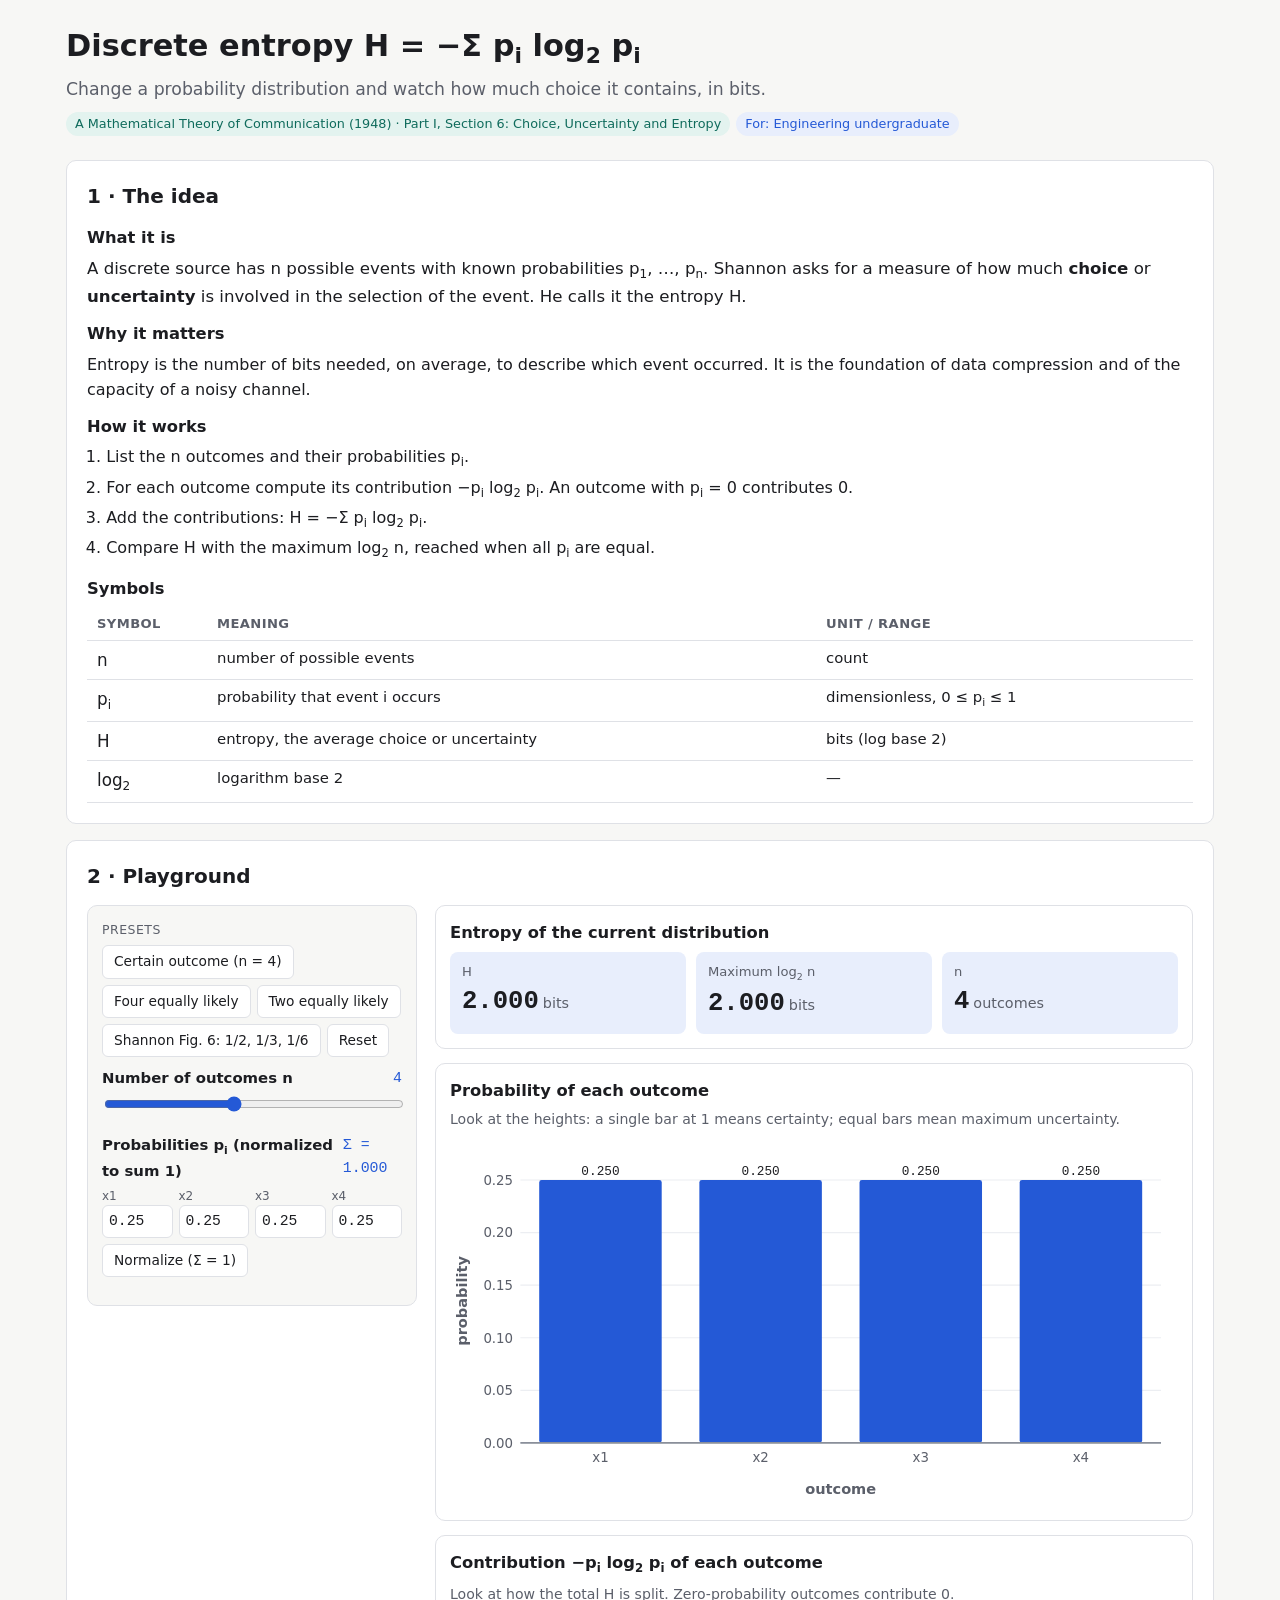
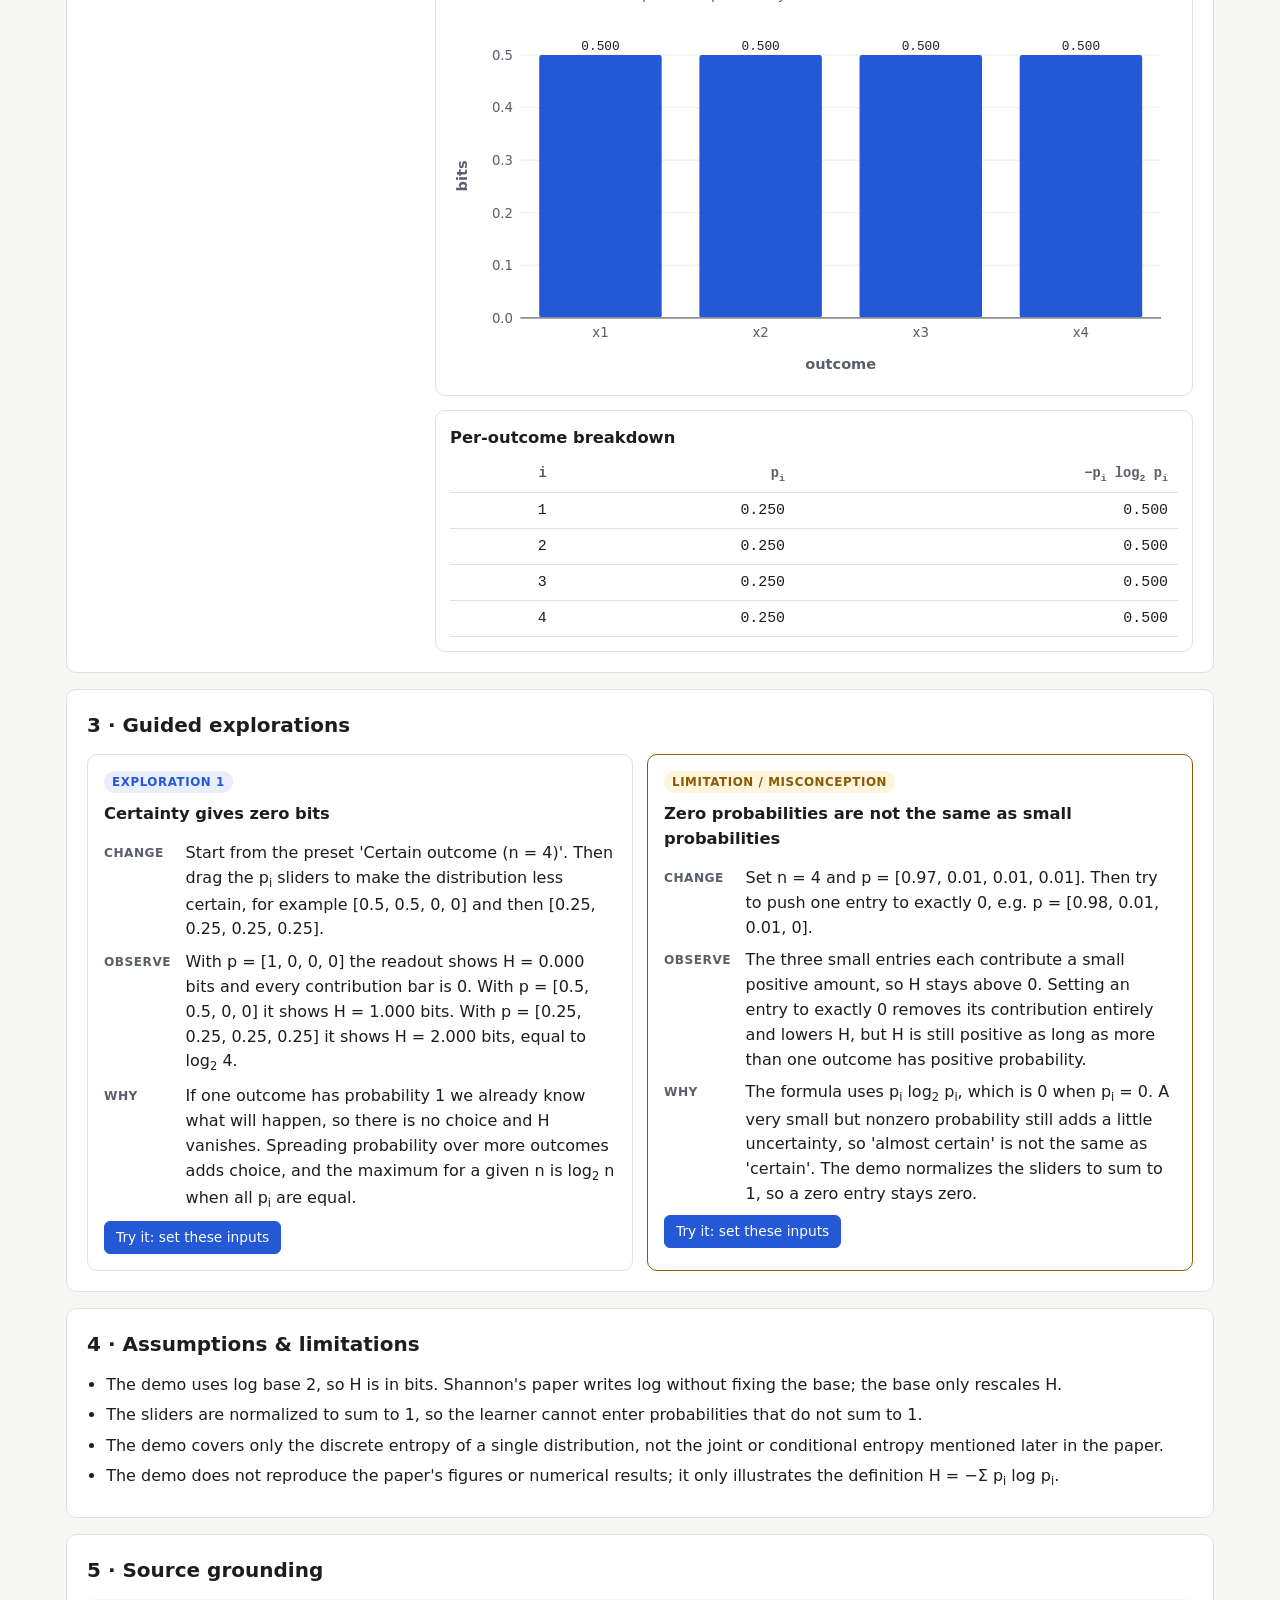
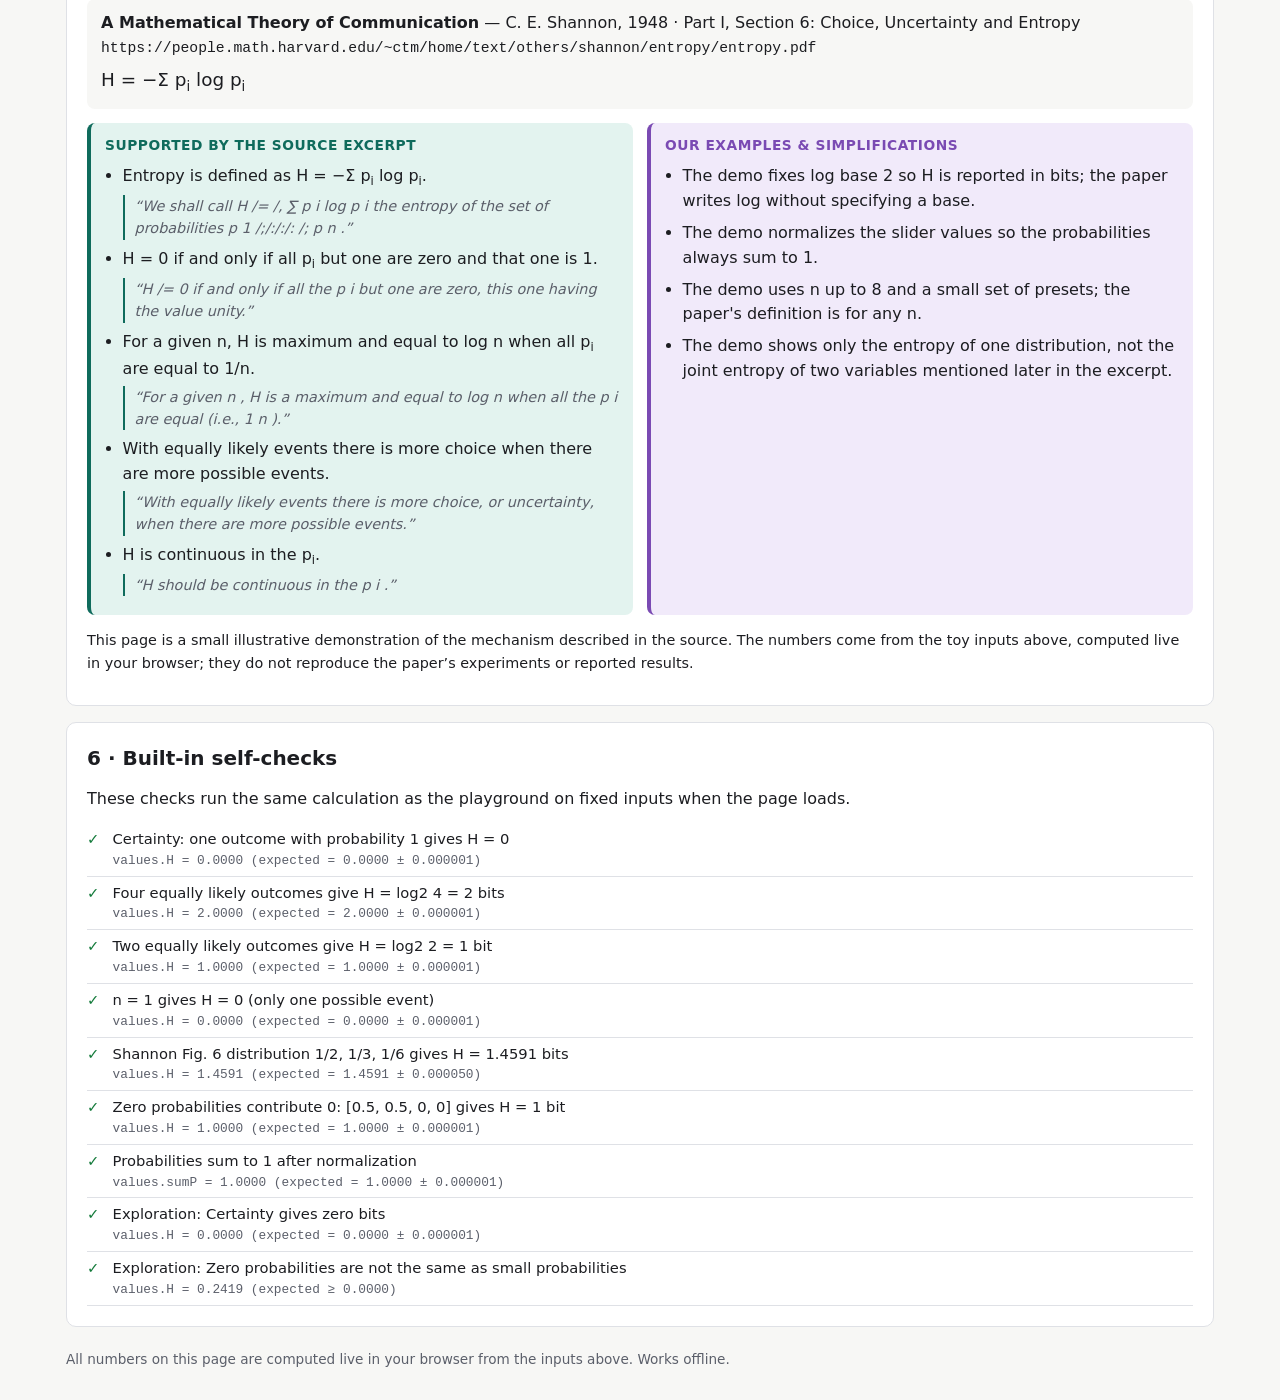
<file: examples/entropy/out/index.html>
<!doctype html>
<html lang="en">
<head>
<meta charset="utf-8">
<meta name="viewport" content="width=device-width, initial-scale=1">
<title>Discrete entropy H = −Σ pi log2 pi</title>
<style>:root {
  --bg: #f7f7f5; --panel: #ffffff; --ink: #1c1d21; --muted: #5b5f6a; --line: #dfe1e6;
  --accent: #2459d6; --accent-soft: #e8eefc; --good: #137a3a; --good-soft: #e5f4ea;
  --bad: #b42318; --bad-soft: #fdeceb; --warn: #8a5a00; --warn-soft: #fff4dc;
  --paper: #0f6b5c; --paper-soft: #e3f3ef; --ours: #7a4ab3; --ours-soft: #f1eafa;
  --grid: #eceef2; --axis: #8a8f9a;
  --s1: #2459d6; --s2: #e0711b; --s3: #1f9d6a; --s4: #b23aa8; --s5: #6b7280;
  --radius: 10px;
  --mono: ui-monospace, "Cascadia Mono", Consolas, "SFMono-Regular", Menlo, monospace;
}
@media (prefers-color-scheme: dark) {
  :root:not([data-theme="light"]) {
    --bg: #15161a; --panel: #1e2026; --ink: #ecedf0; --muted: #a3a7b2; --line: #33363f;
    --accent: #7ea2ff; --accent-soft: #232c45; --good: #5fd08c; --good-soft: #1b3326;
    --bad: #ff8a80; --bad-soft: #3a1f1d; --warn: #f2c063; --warn-soft: #3a2f17;
    --paper: #5fd0bb; --paper-soft: #17332e; --ours: #c4a3f0; --ours-soft: #2b2338;
    --grid: #2a2d35; --axis: #7d828e;
    --s1: #7ea2ff; --s2: #ffa45c; --s3: #5fd08c; --s4: #e58ad9; --s5: #a3a7b2;
  }
}
* { box-sizing: border-box; }
html { -webkit-text-size-adjust: 100%; }
body {
  margin: 0; background: var(--bg); color: var(--ink);
  font: 16px/1.55 system-ui, -apple-system, "Segoe UI", Roboto, "Helvetica Neue", Arial, sans-serif;
}
main, .hero, .foot { max-width: 1180px; margin: 0 auto; padding: 0 16px; }
h1 { font-size: 1.9rem; line-height: 1.2; margin: 0 0 .4rem; }
h2 { font-size: 1.25rem; margin: 0 0 .8rem; }
h3 { font-size: 1.02rem; margin: 0 0 .4rem; }
p { margin: 0 0 .7rem; }
main, .hero { overflow-wrap: break-word; }
.cite code { overflow-wrap: anywhere; }
code, .mono { font-family: var(--mono); font-size: .92em; }
sub, sup { font-size: .72em; }

.hero { padding-top: 28px; padding-bottom: 8px; }
.hero .subtitle { color: var(--muted); font-size: 1.08rem; margin-bottom: .6rem; }
.chips { display: flex; flex-wrap: wrap; gap: 6px; }
.chip { font-size: .8rem; padding: 2px 9px; border-radius: 999px; background: var(--accent-soft); color: var(--accent); }
.chip.paper { background: var(--paper-soft); color: var(--paper); }

.section { background: var(--panel); border: 1px solid var(--line); border-radius: var(--radius); padding: 20px; margin: 16px 0; }
.lead { font-size: 1.04rem; }
.steps { margin: .2rem 0 .8rem 1.2rem; padding: 0; }
.steps li { margin: .2rem 0; }

table { border-collapse: collapse; width: 100%; font-size: .93rem; }
th, td { text-align: left; padding: 6px 10px; border-bottom: 1px solid var(--line); vertical-align: top; }
th { color: var(--muted); font-weight: 600; font-size: .86rem; }
.symtab th { font-size: .82rem; text-transform: uppercase; letter-spacing: .03em; }
td.num, th.num { text-align: right; font-family: var(--mono); font-variant-numeric: tabular-nums; }
.symtab td:first-child { width: 7.5rem; font-size: 1.05rem; }
.table-wrap { overflow-x: auto; }

/* playground */
.play-grid { display: grid; grid-template-columns: minmax(260px, 330px) 1fr; gap: 18px; align-items: start; }
@media (max-width: 860px) { .play-grid { grid-template-columns: 1fr; } }
.controls { position: sticky; top: 10px; background: var(--bg); border: 1px solid var(--line); border-radius: var(--radius); padding: 14px; max-height: calc(100vh - 20px); overflow: auto; }
@media (max-width: 860px) { .controls { position: static; max-height: none; } }
.presets { display: flex; flex-wrap: wrap; gap: 6px; margin-bottom: 10px; }
.presets:empty { display: none; }
.presets::before { content: "Presets"; width: 100%; font-size: .78rem; color: var(--muted); text-transform: uppercase; letter-spacing: .04em; }
.ctrl { margin-bottom: 14px; }
.ctrl > label, .ctrl > .lbl { display: flex; justify-content: space-between; gap: 8px; font-weight: 600; font-size: .93rem; margin-bottom: 4px; }
.ctrl .val { font-family: var(--mono); font-weight: 500; color: var(--accent); }
.ctrl .help { font-size: .82rem; color: var(--muted); margin-top: 3px; }
.ctrl input[type=range] { width: 100%; accent-color: var(--accent); }
.ctrl select, .ctrl input[type=number] {
  font: inherit; font-size: .92rem; color: var(--ink); background: var(--panel);
  border: 1px solid var(--line); border-radius: 6px; padding: 4px 6px; width: 100%;
}
.ctrl input[type=number]:focus, .ctrl select:focus { outline: 2px solid var(--accent); outline-offset: -1px; }
.ctrl > label.toggle { display: flex; justify-content: flex-start; align-items: center; gap: 8px; font-weight: 600; font-size: .93rem; cursor: pointer; }
.toggle input { width: 18px; height: 18px; accent-color: var(--accent); }
.vec { display: grid; grid-template-columns: repeat(auto-fill, minmax(64px, 1fr)); gap: 6px; }
.vec .cell { display: flex; flex-direction: column; font-size: .75rem; color: var(--muted); }
.vec .cell input { font-family: var(--mono); }
.mat { border-collapse: separate; border-spacing: 3px; width: auto; }
.mat td, .mat th { border: 0; padding: 0; }
.mat th { font-size: .72rem; text-transform: none; letter-spacing: 0; text-align: center; padding: 0 3px; }
.mat input[type=number] { width: 4.4rem; font-family: var(--mono); padding: 3px 4px; }
.mini-btns { display: flex; gap: 6px; margin-top: 6px; }

button {
  font: inherit; font-size: .86rem; cursor: pointer; border-radius: 6px; padding: 5px 11px;
  border: 1px solid var(--line); background: var(--panel); color: var(--ink);
}
button:hover { border-color: var(--accent); color: var(--accent); }
button.primary { background: var(--accent); border-color: var(--accent); color: #fff; }
button.primary:hover { filter: brightness(1.08); color: #fff; }

.visuals { display: grid; gap: 14px; min-width: 0; }
.vcard { border: 1px solid var(--line); border-radius: var(--radius); padding: 14px; min-width: 0; }
.vcard .caption { color: var(--muted); font-size: .88rem; }
.vcard svg { width: 100%; height: auto; display: block; overflow: visible; }
.vcard .verr { color: var(--bad); background: var(--bad-soft); border-radius: 6px; padding: 6px 10px; font-size: .85rem; margin-top: 6px; }
.readouts { display: flex; flex-wrap: wrap; gap: 10px; }
.readout { flex: 1 1 140px; background: var(--accent-soft); border-radius: 8px; padding: 10px 12px; }
.readout .rl { font-size: .82rem; color: var(--muted); }
.readout .rv { font-size: 1.6rem; font-weight: 650; font-family: var(--mono); font-variant-numeric: tabular-nums; color: var(--ink); }
.readout .ru { font-size: .9rem; color: var(--muted); margin-left: 4px; }

svg text { fill: var(--ink); font-family: system-ui, -apple-system, "Segoe UI", Roboto, sans-serif; }
svg .tick { font-size: 11px; fill: var(--muted); }
svg .axis-title { font-size: 12px; fill: var(--muted); font-weight: 600; }
svg .vlabel { font-size: 10.5px; font-family: var(--mono); }
svg .grid { stroke: var(--grid); }
svg .axis { stroke: var(--axis); }
svg .zero { stroke: var(--axis); stroke-width: 1.4; }

.banner { border-radius: 8px; padding: 9px 12px; margin-bottom: 12px; font-size: .92rem; }
.banner.error { background: var(--bad-soft); color: var(--bad); }
.banner.warn { background: var(--warn-soft); color: var(--warn); }
.banner.info { background: var(--accent-soft); color: var(--ink); }

/* explorations */
.cards { display: grid; grid-template-columns: repeat(auto-fit, minmax(300px, 1fr)); gap: 14px; }
.card { border: 1px solid var(--line); border-radius: var(--radius); padding: 16px; display: flex; flex-direction: column; gap: 8px; }
.card.limitation { border-color: var(--warn); }
.card .tag { align-self: flex-start; font-size: .74rem; font-weight: 700; text-transform: uppercase; letter-spacing: .05em; padding: 2px 8px; border-radius: 999px; background: var(--accent-soft); color: var(--accent); }
.card.limitation .tag { background: var(--warn-soft); color: var(--warn); }
.step { display: grid; grid-template-columns: 4.6rem 1fr; gap: 8px; }
.step .k { font-size: .76rem; font-weight: 700; text-transform: uppercase; letter-spacing: .04em; color: var(--muted); padding-top: 3px; }
.card .live { font-size: .86rem; font-family: var(--mono); padding: 6px 10px; border-radius: 6px; background: var(--bg); }

/* limitations */
.limits { margin: 0; padding-left: 1.2rem; }
.limits li { margin: .35rem 0; }

/* grounding */
.cite { background: var(--bg); border-radius: 8px; padding: 12px 14px; margin-bottom: 14px; }
.cite .eq { font-size: 1.15rem; margin-top: 6px; }
.ground { display: grid; grid-template-columns: 1fr 1fr; gap: 14px; }
@media (max-width: 760px) { .ground { grid-template-columns: 1fr; } }
.gcol { border-radius: 8px; padding: 12px 14px; }
.gcol.paper { background: var(--paper-soft); border-left: 4px solid var(--paper); }
.gcol.ours { background: var(--ours-soft); border-left: 4px solid var(--ours); }
.gcol h3 { font-size: .86rem; text-transform: uppercase; letter-spacing: .04em; }
.gcol.paper h3 { color: var(--paper); }
.gcol.ours h3 { color: var(--ours); }
.gcol ul { margin: 0; padding-left: 1.1rem; }
.gcol li { margin: .45rem 0; }
blockquote { margin: 4px 0 0; padding-left: 10px; border-left: 2px solid var(--paper); color: var(--muted); font-style: italic; font-size: .9rem; }
.disclaimer { margin-top: 14px; font-size: .9rem; }

/* checks */
.checklist { list-style: none; margin: 0; padding: 0; }
.checklist li { display: grid; grid-template-columns: 1.6rem 1fr; padding: 5px 0; border-bottom: 1px solid var(--line); font-size: .92rem; }
.checklist .ok { color: var(--good); font-weight: 700; }
.checklist .no { color: var(--bad); font-weight: 700; }
.checklist .detail { color: var(--muted); font-family: var(--mono); font-size: .8rem; }

.boot-error { max-width: 900px; margin: 20px auto; padding: 12px; background: #fdeceb; color: #b42318; border-radius: 8px; }
.foot { color: var(--muted); font-size: .85rem; padding-top: 6px; padding-bottom: 30px; }
</style>
</head>
<body>
<noscript><p class="boot-error">This page needs JavaScript enabled to run its live calculations.</p></noscript>
<header class="hero" id="hero"></header>
<main>
  <section id="intro" class="section"><h2>1 · The idea</h2><div class="body"></div></section>
  <section id="playground" class="section"><h2>2 · Playground</h2>
    <div id="calc-error" class="banner error" hidden></div>
    <div class="play-grid">
      <aside class="controls" aria-label="Controls"><div id="presets" class="presets"></div><div id="controls"></div></aside>
      <div id="visuals" class="visuals"></div>
    </div>
  </section>
  <section id="explore" class="section"><h2>3 · Guided explorations</h2><div class="body cards"></div></section>
  <section id="limits" class="section"><h2>4 · Assumptions &amp; limitations</h2><div class="body"></div></section>
  <section id="source" class="section"><h2>5 · Source grounding</h2><div class="body"></div></section>
  <section id="checks" class="section"><h2>6 · Built-in self-checks</h2><div class="body"></div></section>
</main>
<footer class="foot">All numbers on this page are computed live in your browser from the inputs above. Works offline.</footer>
<script type="application/json" id="spec">{"title": "Discrete entropy H = −Σ p\u003csub\u003ei\u003c/sub\u003e log\u003csub\u003e2\u003c/sub\u003e p\u003csub\u003ei\u003c/sub\u003e", "subtitle": "Change a probability distribution and watch how much choice it contains, in bits.", "intro": {"idea": "A discrete source has n possible events with known probabilities p\u003csub\u003e1\u003c/sub\u003e, …, p\u003csub\u003en\u003c/sub\u003e. Shannon asks for a measure of how much \u003cb\u003echoice\u003c/b\u003e or \u003cb\u003euncertainty\u003c/b\u003e is involved in the selection of the event. He calls it the entropy H.", "why": "Entropy is the number of bits needed, on average, to describe which event occurred. It is the foundation of data compression and of the capacity of a noisy channel.", "steps": ["List the n outcomes and their probabilities p\u003csub\u003ei\u003c/sub\u003e.", "For each outcome compute its contribution −p\u003csub\u003ei\u003c/sub\u003e log\u003csub\u003e2\u003c/sub\u003e p\u003csub\u003ei\u003c/sub\u003e. An outcome with p\u003csub\u003ei\u003c/sub\u003e = 0 contributes 0.", "Add the contributions: H = −Σ p\u003csub\u003ei\u003c/sub\u003e log\u003csub\u003e2\u003c/sub\u003e p\u003csub\u003ei\u003c/sub\u003e.", "Compare H with the maximum log\u003csub\u003e2\u003c/sub\u003e n, reached when all p\u003csub\u003ei\u003c/sub\u003e are equal."], "symbols": [{"symbol": "n", "meaning": "number of possible events", "unit": "count"}, {"symbol": "p\u003csub\u003ei\u003c/sub\u003e", "meaning": "probability that event i occurs", "unit": "dimensionless, 0 ≤ p\u003csub\u003ei\u003c/sub\u003e ≤ 1"}, {"symbol": "H", "meaning": "entropy, the average choice or uncertainty", "unit": "bits (log base 2)"}, {"symbol": "log\u003csub\u003e2\u003c/sub\u003e", "meaning": "logarithm base 2", "unit": "—"}]}, "controls": [{"id": "n", "type": "slider", "label": "Number of outcomes n", "min": 1, "max": 8, "step": 1, "default": 4}, {"id": "p", "type": "vector", "label": "Probabilities p\u003csub\u003ei\u003c/sub\u003e (normalized to sum 1)", "length_from": "n", "default": [0.25, 0.25, 0.25, 0.25], "fill": 0, "min": 0, "step": 0.05, "item_labels": "x{i}", "normalize": true}], "presets": [{"label": "Certain outcome (n = 4)", "state": {"n": 4, "p": [1, 0, 0, 0]}}, {"label": "Four equally likely", "state": {"n": 4, "p": [1, 1, 1, 1]}}, {"label": "Two equally likely", "state": {"n": 2, "p": [1, 1]}}, {"label": "Shannon Fig. 6: 1/2, 1/3, 1/6", "state": {"n": 3, "p": [3, 2, 1]}}], "compute": "function compute(state) {\n  var n = Math.max(1, Math.min(8, Math.round(state.n || 1)));\n  var raw = (state.p || []).slice(0, n);\n  while (raw.length \u003c n) raw.push(0);\n  var sum = 0;\n  for (var i = 0; i \u003c n; i++) {\n    var v = Number(raw[i]);\n    if (!isFinite(v) || v \u003c 0) v = 0;\n    raw[i] = v;\n    sum += v;\n  }\n  var labels = [];\n  for (var j = 0; j \u003c n; j++) {\n    labels.push(\"x\" + (j + 1));\n  }\n  var Hmax = Math.log(n) / Math.LN2;\n  var out = {\n    values: { Hmax: Hmax, n: n },\n    series: { labels: labels }\n  };\n  if (sum \u003c= 0) {\n    out.warning = \"all probabilities are zero, so the distribution is undefined\";\n    return out;\n  }\n  var p = raw.map(function (v) { return v / sum; });\n  var contrib = [];\n  var H = 0;\n  for (var j = 0; j \u003c n; j++) {\n    var pj = p[j];\n    var c;\n    if (pj \u003c= 0) {\n      c = 0;\n    } else {\n      c = -pj * (Math.log(pj) / Math.LN2);\n    }\n    contrib.push(c);\n    H += c;\n  }\n  var rows = [];\n  for (var k = 0; k \u003c n; k++) {\n    rows.push([k + 1, p[k], contrib[k]]);\n  }\n  out.values.H = H;\n  out.values.sumP = 1;\n  out.series.p = p;\n  out.series.contrib = contrib;\n  out.tables = { t: { cols: [\"i\", \"p\u003csub\u003ei\u003c/sub\u003e\", \"−p\u003csub\u003ei\u003c/sub\u003e log\u003csub\u003e2\u003c/sub\u003e p\u003csub\u003ei\u003c/sub\u003e\"], rows: rows } };\n  return out;\n}", "visuals": [{"type": "readouts", "title": "Entropy of the current distribution", "items": [{"source": "values.H", "label": "H", "unit": "bits", "digits": 3}, {"source": "values.Hmax", "label": "Maximum log\u003csub\u003e2\u003c/sub\u003e n", "unit": "bits", "digits": 3}, {"source": "values.n", "label": "n", "unit": "outcomes", "digits": 0}]}, {"type": "bar", "title": "Probability of each outcome", "caption": "Look at the heights: a single bar at 1 means certainty; equal bars mean maximum uncertainty.", "series": [{"source": "series.p", "label": "p\u003csub\u003ei\u003c/sub\u003e"}], "x_labels": "series.labels", "x_label": "outcome", "y_label": "probability"}, {"type": "bar", "title": "Contribution −p\u003csub\u003ei\u003c/sub\u003e log\u003csub\u003e2\u003c/sub\u003e p\u003csub\u003ei\u003c/sub\u003e of each outcome", "caption": "Look at how the total H is split. Zero-probability outcomes contribute 0.", "series": [{"source": "series.contrib", "label": "−p\u003csub\u003ei\u003c/sub\u003e log\u003csub\u003e2\u003c/sub\u003e p\u003csub\u003ei\u003c/sub\u003e"}], "x_labels": "series.labels", "x_label": "outcome", "y_label": "bits"}, {"type": "table", "title": "Per-outcome breakdown", "source": "tables.t", "digits": 3}], "explorations": [{"title": "Certainty gives zero bits", "kind": "guided", "state": {"n": 4, "p": [1, 0, 0, 0]}, "change": "Start from the preset 'Certain outcome (n = 4)'. Then drag the p\u003csub\u003ei\u003c/sub\u003e sliders to make the distribution less certain, for example [0.5, 0.5, 0, 0] and then [0.25, 0.25, 0.25, 0.25].", "observe": "With p = [1, 0, 0, 0] the readout shows H = 0.000 bits and every contribution bar is 0. With p = [0.5, 0.5, 0, 0] it shows H = 1.000 bits. With p = [0.25, 0.25, 0.25, 0.25] it shows H = 2.000 bits, equal to log\u003csub\u003e2\u003c/sub\u003e 4.", "why": "If one outcome has probability 1 we already know what will happen, so there is no choice and H vanishes. Spreading probability over more outcomes adds choice, and the maximum for a given n is log\u003csub\u003e2\u003c/sub\u003e n when all p\u003csub\u003ei\u003c/sub\u003e are equal.", "expect": [{"source": "values.H", "equals": 0, "tol": 1e-06}]}, {"title": "Zero probabilities are not the same as small probabilities", "kind": "limitation", "state": {"n": 4, "p": [0.97, 0.01, 0.01, 0.01]}, "change": "Set n = 4 and p = [0.97, 0.01, 0.01, 0.01]. Then try to push one entry to exactly 0, e.g. p = [0.98, 0.01, 0.01, 0].", "observe": "The three small entries each contribute a small positive amount, so H stays above 0. Setting an entry to exactly 0 removes its contribution entirely and lowers H, but H is still positive as long as more than one outcome has positive probability.", "why": "The formula uses p\u003csub\u003ei\u003c/sub\u003e log\u003csub\u003e2\u003c/sub\u003e p\u003csub\u003ei\u003c/sub\u003e, which is 0 when p\u003csub\u003ei\u003c/sub\u003e = 0. A very small but nonzero probability still adds a little uncertainty, so 'almost certain' is not the same as 'certain'. The demo normalizes the sliders to sum to 1, so a zero entry stays zero.", "expect": [{"source": "values.H", "min": 0}]}], "limitations": ["The demo uses log base 2, so H is in bits. Shannon's paper writes log without fixing the base; the base only rescales H.", "The sliders are normalized to sum to 1, so the learner cannot enter probabilities that do not sum to 1.", "The demo covers only the discrete entropy of a single distribution, not the joint or conditional entropy mentioned later in the paper.", "The demo does not reproduce the paper's figures or numerical results; it only illustrates the definition H = −Σ p\u003csub\u003ei\u003c/sub\u003e log p\u003csub\u003ei\u003c/sub\u003e."], "tests": [{"name": "Certainty: one outcome with probability 1 gives H = 0", "state": {"n": 4, "p": [1, 0, 0, 0]}, "expect": [{"source": "values.H", "equals": 0, "tol": 1e-06}]}, {"name": "Four equally likely outcomes give H = log2 4 = 2 bits", "state": {"n": 4, "p": [1, 1, 1, 1]}, "expect": [{"source": "values.H", "equals": 2, "tol": 1e-06}]}, {"name": "Two equally likely outcomes give H = log2 2 = 1 bit", "state": {"n": 2, "p": [1, 1]}, "expect": [{"source": "values.H", "equals": 1, "tol": 1e-06}]}, {"name": "n = 1 gives H = 0 (only one possible event)", "state": {"n": 1, "p": [1]}, "expect": [{"source": "values.H", "equals": 0, "tol": 1e-06}]}, {"name": "Shannon Fig. 6 distribution 1/2, 1/3, 1/6 gives H = 1.4591 bits", "state": {"n": 3, "p": [3, 2, 1]}, "expect": [{"source": "values.H", "equals": 1.4591, "tol": 5e-05}]}, {"name": "Zero probabilities contribute 0: [0.5, 0.5, 0, 0] gives H = 1 bit", "state": {"n": 4, "p": [0.5, 0.5, 0, 0]}, "expect": [{"source": "values.H", "equals": 1, "tol": 1e-06}]}, {"name": "Probabilities sum to 1 after normalization", "state": {"n": 4, "p": [3, 1, 1, 1]}, "expect": [{"source": "values.sumP", "equals": 1, "tol": 1e-06}]}], "source": {"paper": "A Mathematical Theory of Communication", "authors": "C. E. Shannon", "year": "1948", "section": "Part I, Section 6: Choice, Uncertainty and Entropy", "equation": "H = −Σ p\u003csub\u003ei\u003c/sub\u003e log p\u003csub\u003ei\u003c/sub\u003e", "supported": [{"claim": "Entropy is defined as H = −Σ p\u003csub\u003ei\u003c/sub\u003e log p\u003csub\u003ei\u003c/sub\u003e.", "quote": "We shall call H /= /, ∑ p i log p i the entropy of the set of probabilities p 1 /;/:/:/: /; p n ."}, {"claim": "H = 0 if and only if all p\u003csub\u003ei\u003c/sub\u003e but one are zero and that one is 1.", "quote": "H /= 0 if and only if all the p i but one are zero, this one having the value unity."}, {"claim": "For a given n, H is maximum and equal to log n when all p\u003csub\u003ei\u003c/sub\u003e are equal to 1/n.", "quote": "For a given n , H is a maximum and equal to log n when all the p i are equal (i.e., 1 n )."}, {"claim": "With equally likely events there is more choice when there are more possible events.", "quote": "With equally likely events there is more choice, or uncertainty, when there are more possible events."}, {"claim": "H is continuous in the p\u003csub\u003ei\u003c/sub\u003e.", "quote": "H should be continuous in the p i ."}], "simplifications": ["The demo fixes log base 2 so H is reported in bits; the paper writes log without specifying a base.", "The demo normalizes the slider values so the probabilities always sum to 1.", "The demo uses n up to 8 and a small set of presets; the paper's definition is for any n.", "The demo shows only the entropy of one distribution, not the joint entropy of two variables mentioned later in the excerpt."], "url": "https://people.math.harvard.edu/~ctm/home/text/others/shannon/entropy/entropy.pdf"}, "audience": "Engineering undergraduate"}</script>
<script>// Generic Paper-to-Playground runtime. Builds the whole page from the embedded spec JSON.
// Contains nothing concept-specific; see docs/spec_contract.md.
(function () {
  'use strict';
  var SVGNS = 'http://www.w3.org/2000/svg';
  var W = 600; // chart width in SVG units; set per chart to its container width (300–600) so text stays full size

  // ---------- small DOM helpers ----------
  function el(tag, attrs, parent, text) {
    var e = document.createElement(tag);
    if (attrs) for (var k in attrs) {
      if (k === 'class') e.className = attrs[k];
      else if (k === 'hidden') e.hidden = !!attrs[k];
      else e.setAttribute(k, attrs[k]);
    }
    if (text != null) e.textContent = text;
    if (parent) parent.appendChild(e);
    return e;
  }
  function sv(tag, attrs, parent) {
    var e = document.createElementNS(SVGNS, tag);
    if (attrs) for (var k in attrs) if (attrs[k] != null) e.setAttribute(k, attrs[k]);
    if (parent) parent.appendChild(e);
    return e;
  }
  function svText(x, y, str, attrs, parent) {
    var a = Object.assign({ x: x, y: y }, attrs || {});
    var t = sv('text', a, parent);
    t.textContent = svgLabel(str);
    return t;
  }

  // ---------- rich text (tag allowlist, no attributes) ----------
  // Parsed in an inert DOMParser document (no scripts run, nothing loads), then rebuilt:
  // allowed tags are recreated without attributes, other tags are unwrapped to their text,
  // and DROP tags are removed with their content. A "<" that does not look like a tag
  // (e.g. "a<b and x > y": no "=" in the would-be attributes) is kept as a literal "<".
  var ALLOWED = { B: 1, I: 1, EM: 1, STRONG: 1, SUB: 1, SUP: 1, CODE: 1, BR: 1 };
  var DROP = { SCRIPT: 1, STYLE: 1, TEMPLATE: 1, IFRAME: 1, OBJECT: 1, EMBED: 1, NOSCRIPT: 1, TEXTAREA: 1, TITLE: 1, SVG: 1, MATH: 1 };
  var TAG_LIKE = /<(\/?[a-zA-Z][a-zA-Z0-9]*(?:\s+[^<>]*=[^<>]*)?\s*\/?>)?/g;
  function rich(target, str) {
    if (str == null) return target;
    var src = String(str).replace(TAG_LIKE, function (m, tag) { return tag ? m : '&lt;'; });
    var doc = new DOMParser().parseFromString('<!doctype html><body>' + src + '</body>', 'text/html');
    (function walk(from, to) {
      for (var i = 0; i < from.childNodes.length; i++) {
        var n = from.childNodes[i];
        if (n.nodeType === 3) to.appendChild(document.createTextNode(n.nodeValue));
        else if (n.nodeType === 1) {
          var tag = n.tagName.toUpperCase();
          if (ALLOWED[tag]) walk(n, to.appendChild(document.createElement(tag)));
          else if (!DROP[tag]) walk(n, to);
        }
      }
    })(doc.body, target);
    return target;
  }
  function plain(str) { var d = document.createElement('div'); rich(d, str); return d.textContent; }
  // For SVG <text>: turn <sub>/<sup> into Unicode sub/superscripts where possible.
  var SUB = { '0': '₀', '1': '₁', '2': '₂', '3': '₃', '4': '₄', '5': '₅', '6': '₆', '7': '₇', '8': '₈', '9': '₉', '+': '₊', '-': '₋', '=': '₌', '(': '₍', ')': '₎', a: 'ₐ', e: 'ₑ', h: 'ₕ', i: 'ᵢ', j: 'ⱼ', k: 'ₖ', l: 'ₗ', m: 'ₘ', n: 'ₙ', o: 'ₒ', p: 'ₚ', r: 'ᵣ', s: 'ₛ', t: 'ₜ', u: 'ᵤ', v: 'ᵥ', x: 'ₓ' };
  var SUP = { '0': '⁰', '1': '¹', '2': '²', '3': '³', '4': '⁴', '5': '⁵', '6': '⁶', '7': '⁷', '8': '⁸', '9': '⁹', '+': '⁺', '-': '⁻', '−': '⁻', '=': '⁼', '(': '⁽', ')': '⁾', i: 'ⁱ', n: 'ⁿ', T: 'ᵀ' };
  function svgLabel(str) {
    if (str == null) return '';
    var s = String(str).replace(/<(sub|sup)>(.*?)<\/\1>/gi, function (_, tag, inner) {
      var map = tag.toLowerCase() === 'sub' ? SUB : SUP, t = plain(inner), out = '';
      for (var i = 0; i < t.length; i++) { if (!map[t[i]]) return (tag.toLowerCase() === 'sub' ? '_' : '^') + t; out += map[t[i]]; }
      return out;
    });
    return plain(s);
  }

  // ---------- numbers ----------
  function isNum(v) { return typeof v === 'number' && isFinite(v); }
  function fmt(v, digits) {
    if (typeof v === 'boolean') return v ? 'true' : 'false';
    if (typeof v === 'string') return v;
    if (typeof v !== 'number') return v == null ? '—' : String(v);
    if (isNaN(v)) return 'NaN';
    if (!isFinite(v)) return v > 0 ? '∞' : '−∞';
    var d = digits == null ? 3 : digits;
    var a = Math.abs(v);
    if (a < 1e-12) { v = 0; a = 0; } // floating-point noise
    if (a !== 0 &&(a >= 1e5 || a < Math.pow(10, -d))) return v.toExponential(2).replace('-', '−');
    var s = v.toFixed(d);
    if (/^-0\.?0*$/.test(s)) s = s.slice(1);
    return s.replace('-', '−');
  }
  function clamp(v, lo, hi) { if (isNum(lo) && v < lo) v = lo; if (isNum(hi) && v > hi) v = hi; return v; }
  function deepCopy(x) { return JSON.parse(JSON.stringify(x)); }
  function niceTicks(lo, hi, count) {
    if (!(hi > lo)) return [lo];
    var raw = (hi - lo) / (count || 5);
    var mag = Math.pow(10, Math.floor(Math.log10(raw)));
    var r = raw / mag;
    var step = (r < 1.5 ? 1 : r < 3 ? 2 : r < 7 ? 5 : 10) * mag;
    var out = [], start = Math.ceil(lo / step - 1e-9) * step;
    for (var t = start; t <= hi + step * 1e-9; t += step) out.push(Math.abs(t) < step * 1e-9 ? 0 : t);
    return out;
  }
  function tickFmt(t, ticks) {
    var step = ticks.length > 1 ? Math.abs(ticks[1] - ticks[0]) : 1;
    var d = step >= 1 ? 0 : Math.min(6, Math.ceil(-Math.log10(step) - 1e-9));
    return fmt(t, d);
  }
  function linScale(d0, d1, r0, r1) {
    var k = d1 === d0 ? 0 : (r1 - r0) / (d1 - d0);
    return function (v) { return r0 + (v - d0) * k; };
  }
  function seriesColor(i) { return 'var(--s' + ((i % 5) + 1) + ')'; }

  // ---------- spec normalization: coerce model output to the contract's shapes ----------
  function isObj(x) { return x !== null && typeof x === 'object' && !Array.isArray(x); }
  function asArr(x) { return Array.isArray(x) ? x : (x == null ? [] : [x]); }
  function objs(x) { return asArr(x).filter(isObj); }
  function str(x) { return typeof x === 'string' ? x : (typeof x === 'number' ? String(x) : ''); }
  function strs(x) { return asArr(x).map(str).filter(Boolean); }
  function normalize(raw) {
    var s = isObj(raw) ? raw : {};
    s.title = str(s.title); s.subtitle = str(s.subtitle); s.audience = str(s.audience);
    var it = isObj(s.intro) ? s.intro : { idea: str(s.intro) };
    it.idea = str(it.idea); it.why = str(it.why); it.steps = strs(it.steps); it.symbols = objs(it.symbols);
    s.intro = it;
    var seen = {};
    s.controls = objs(s.controls).filter(function (c) {
      if (typeof c.id !== 'string' || !c.id || seen[c.id]) return false;
      return (seen[c.id] = true);
    });
    s.presets = objs(s.presets).map(function (p) { p.state = isObj(p.state) ? p.state : {}; return p; });
    s.compute = typeof s.compute === 'string' ? s.compute : null;
    s.visuals = objs(s.visuals);
    s.explorations = objs(s.explorations).map(function (x) {
      x.state = isObj(x.state) ? x.state : null; x.expect = objs(x.expect); return x;
    });
    s.limitations = strs(s.limitations);
    s.tests = objs(s.tests).map(function (t) { t.state = isObj(t.state) ? t.state : {}; t.expect = objs(t.expect); return t; });
    var src = isObj(s.source) ? s.source : { paper: str(s.source) };
    src.supported = asArr(src.supported).filter(function (x) { return typeof x === 'string' || isObj(x); });
    src.simplifications = strs(src.simplifications);
    s.source = src;
    return s;
  }

  // ---------- spec + state ----------
  var spec;
  try { spec = normalize(JSON.parse(document.getElementById('spec').textContent)); }
  catch (e) { bootError('The page specification could not be read: ' + e.message); return; }
  var controls = spec.controls;
  var byId = {};
  controls.forEach(function (c) { if (c && c.id) byId[c.id] = c; });

  function resolve(path, out, state) {
    if (typeof path !== 'string') return path;
    var parts = path.split('.'), v = out;
    if (parts[0] === 'state') { v = state; parts.shift(); }
    for (var i = 0; i < parts.length; i++) { if (v == null) return undefined; v = v[parts[i]]; }
    return v;
  }
  function labelsFor(spec_, n, out, state, prefix) {
    if (Array.isArray(spec_)) return range(n).map(function (i) { return spec_[i] != null ? String(spec_[i]) : String(i + 1); });
    if (typeof spec_ === 'string') {
      var r = resolve(spec_, out || {}, state || {});
      if (Array.isArray(r)) return labelsFor(r, n);
      if (spec_.indexOf('{i}') >= 0) return range(n).map(function (i) { return spec_.replace(/\{i\}/g, i + 1); });
    }
    return range(n).map(function (i) { return (prefix || '') + (i + 1); });
  }
  function range(n) { var a = []; for (var i = 0; i < n; i++) a.push(i); return a; }
  function dim(c, key, st, fallback) {
    var from = c[key + '_from'];
    if (from && st[from] != null) return Math.max(0, Math.round(Number(st[from]) || 0));
    if (isNum(c[key])) return Math.max(0, Math.round(c[key]));
    return fallback;
  }
  function toNum(v, d) { var x = Number(v); return isFinite(x) ? x : d; }

  function scalarDefault(c) {
    if (c.type === 'toggle') return !!c.default;
    if (c.type === 'select') {
      var opts = c.options || [];
      if (c.default != null) return c.default;
      return opts.length ? (opts[0].value != null ? opts[0].value : opts[0]) : null;
    }
    var v = toNum(c.default, isNum(c.min) ? c.min : 0);
    return clamp(v, c.min, c.max);
  }
  // Resize vectors/matrices to match their *_from controls; keep existing values.
  function conform(st) {
    controls.forEach(function (c) {
      if (c.type === 'vector') {
        var def = Array.isArray(c.default) ? c.default : [];
        var n = dim(c, 'length', st, def.length);
        var cur = Array.isArray(st[c.id]) ? st[c.id] : [];
        st[c.id] = range(n).map(function (i) {
          return toNum(cur[i] != null ? cur[i] : (def[i] != null ? def[i] : c.fill), 0);
        });
      } else if (c.type === 'matrix') {
        var dm = Array.isArray(c.default) ? c.default : [];
        var rows = dim(c, 'rows', st, dm.length);
        var cols = dim(c, 'cols', st, dm[0] ? dm[0].length : 0);
        var cm = Array.isArray(st[c.id]) ? st[c.id] : [];
        st[c.id] = range(rows).map(function (i) {
          return range(cols).map(function (j) {
            var v = cm[i] && cm[i][j] != null ? cm[i][j] : (dm[i] && dm[i][j] != null ? dm[i][j] : c.fill);
            return toNum(v, 0);
          });
        });
      }
    });
    return st;
  }
  function defaultState() {
    var st = {};
    controls.forEach(function (c) {
      if (c.type === 'vector' || c.type === 'matrix') st[c.id] = deepCopy(c.default || []);
      else st[c.id] = scalarDefault(c);
    });
    return conform(st);
  }
  // Merge a partial state: scalars first (they drive sizes), then arrays, then resize.
  function mergeState(base, partial) {
    var st = deepCopy(base);
    if (!partial) return st;
    Object.keys(partial).forEach(function (k) {
      var c = byId[k];
      if (!c || c.type === 'vector' || c.type === 'matrix') return;
      if (c.type === 'toggle') st[k] = !!partial[k];
      else if (c.type === 'select') st[k] = partial[k];
      else st[k] = clamp(toNum(partial[k], st[k]), c.min, c.max);
    });
    Object.keys(partial).forEach(function (k) {
      var c = byId[k];
      if (c && (c.type === 'vector' || c.type === 'matrix') && Array.isArray(partial[k])) st[k] = deepCopy(partial[k]);
      else if (!c) st[k] = deepCopy(partial[k]);
    });
    return conform(st);
  }

  function compileFn(src, name) {
    if (typeof src !== 'string' || !src.trim()) throw new Error(name + ' is missing');
    var f;
    try { f = new Function('"use strict"; return (' + src + '\n);')(); }
    catch (e) { f = new Function('state', 'out', 'h', src); }
    if (typeof f !== 'function') throw new Error(name + ' is not a function');
    return f;
  }

  var computeFn = null, computeErr = null;
  try { computeFn = compileFn(spec.compute, 'compute()'); } catch (e) { computeErr = e; }
  function runCompute(st) {
    if (!computeFn) throw computeErr || new Error('compute() unavailable');
    var out = computeFn(deepCopy(st));
    if (!out || typeof out !== 'object') throw new Error('compute() returned no result object');
    return out;
  }

  var state = defaultState();
  var lastOut = null;

  // ---------- sections ----------
  function section(id) { return document.querySelector('#' + id + ' .body') || document.getElementById(id); }
  function guard(name, fn) {
    try { fn(); }
    catch (e) {
      var host = document.getElementById(name);
      var target = (host && (host.querySelector('.body') || host)) || document.body;
      el('div', { class: 'banner error' }, target, 'This part of the page failed to build: ' + e.message);
      if (window.console) console.error(e);
    }
  }

  function buildHero() {
    var h = document.getElementById('hero');
    rich(el('h1', null, h), spec.title || 'Interactive explanation');
    if (spec.subtitle) rich(el('p', { class: 'subtitle' }, h), spec.subtitle);
    var chips = el('div', { class: 'chips' }, h);
    var s = spec.source || {};
    if (s.paper) el('span', { class: 'chip paper' }, chips, plain(s.paper) + (s.year ? ' (' + s.year + ')' : '') + (s.section ? ' · ' + plain(s.section) : ''));
    if (spec.audience) el('span', { class: 'chip' }, chips, 'For: ' + spec.audience);
  }

  function buildIntro() {
    var b = section('intro'), it = spec.intro || {};
    if (it.idea) { el('h3', null, b, 'What it is'); rich(el('p', { class: 'lead' }, b), it.idea); }
    if (it.why) { el('h3', null, b, 'Why it matters'); rich(el('p', null, b), it.why); }
    if (Array.isArray(it.steps) && it.steps.length) {
      el('h3', null, b, 'How it works');
      var ol = el('ol', { class: 'steps' }, b);
      it.steps.forEach(function (s) { rich(el('li', null, ol), s); });
    }
    if (Array.isArray(it.symbols) && it.symbols.length) {
      el('h3', null, b, 'Symbols');
      var wrap = el('div', { class: 'table-wrap' }, b);
      var t = el('table', { class: 'symtab' }, wrap);
      var hr = el('tr', null, el('thead', null, t));
      ['Symbol', 'Meaning', 'Unit / range'].forEach(function (x) { el('th', null, hr, x); });
      var tb = el('tbody', null, t);
      it.symbols.forEach(function (s) {
        var r = el('tr', null, tb);
        rich(el('td', null, r), s.symbol); rich(el('td', null, r), s.meaning); rich(el('td', null, r), s.unit || '');
      });
    }
  }

  // ---------- controls ----------
  var ctrlHosts = {};
  function buildControls() {
    var host = document.getElementById('controls');
    controls.forEach(function (c) {
      ctrlHosts[c.id] = el('div', { class: 'ctrl', 'data-control': c.id }, host);
      guardCtrl(c);
    });
    var ph = document.getElementById('presets');
    (spec.presets || []).forEach(function (p) {
      var b = el('button', { type: 'button' }, ph, plain(p.label || 'Preset'));
      b.addEventListener('click', function () { setState(mergeState(state, p.state)); });
    });
    var reset = el('button', { type: 'button' }, ph, 'Reset');
    reset.addEventListener('click', function () { setState(defaultState()); });
  }
  function guardCtrl(c) {
    var host = ctrlHosts[c.id];
    host.textContent = '';
    try { buildControl(c, host); }
    catch (e) { el('div', { class: 'verr' }, host, 'Control "' + c.id + '" failed: ' + e.message); }
  }
  function dependents(id) {
    return controls.filter(function (c) { return c.length_from === id || c.rows_from === id || c.cols_from === id; });
  }
  function changed(id) {
    var deps = dependents(id);
    if (deps.length) { conform(state); deps.forEach(guardCtrl); }
    update();
  }
  function setState(st) {
    state = st;
    controls.forEach(guardCtrl);
    update();
  }
  function labelRow(c, host, valueText) {
    var l = el('label', null, host);
    var name = el('span', null, l); rich(name, c.label || c.id);
    var v = null;
    if (valueText != null) v = el('span', { class: 'val' }, l, valueText);
    return v;
  }
  function numInput(attrs, value, onVal) {
    var i = el('input', Object.assign({ type: 'number' }, attrs));
    i.value = String(value);
    i.addEventListener('input', function () {
      if (i.value === '' || i.value === '-') return;
      var x = Number(i.value);
      if (isFinite(x)) onVal(x);
    });
    i.addEventListener('change', function () {
      var x = Number(i.value);
      if (!isFinite(x)) x = 0;
      x = clamp(x, attrs.min, attrs.max);
      i.value = String(x);
      onVal(x);
    });
    return i;
  }
  function rangeAttrs(c) {
    var a = {};
    if (isNum(c.min)) a.min = c.min;
    if (isNum(c.max)) a.max = c.max;
    a.step = isNum(c.step) ? c.step : 'any';
    return a;
  }
  function buildControl(c, host) {
    var t = c.type;
    if (t === 'slider') {
      var val = labelRow(c, host, fmt(state[c.id], decimals(c.step)));
      var r = el('input', { type: 'range', min: isNum(c.min) ? c.min : 0, max: isNum(c.max) ? c.max : 1, step: isNum(c.step) ? c.step : 'any', 'aria-label': plain(c.label || c.id) }, host);
      r.value = String(state[c.id]);
      r.addEventListener('input', function () {
        state[c.id] = Number(r.value);
        val.textContent = fmt(state[c.id], decimals(c.step));
        changed(c.id);
      });
    } else if (t === 'number') {
      labelRow(c, host);
      host.appendChild(numInput(Object.assign(rangeAttrs(c), { 'aria-label': plain(c.label || c.id) }), state[c.id], function (x) { state[c.id] = x; changed(c.id); }));
    } else if (t === 'toggle') {
      var lab = el('label', { class: 'toggle' }, host);
      var cb = el('input', { type: 'checkbox' }, lab);
      cb.checked = !!state[c.id];
      rich(el('span', null, lab), c.label || c.id);
      cb.addEventListener('change', function () { state[c.id] = cb.checked; changed(c.id); });
    } else if (t === 'select') {
      labelRow(c, host);
      var s = el('select', { 'aria-label': plain(c.label || c.id) }, host);
      var opts = (c.options || []).map(function (o) { return typeof o === 'object' && o !== null ? o : { value: o, label: String(o) }; });
      opts.forEach(function (o, i) {
        var op = el('option', { value: String(i) }, s, plain(o.label != null ? o.label : o.value));
        if (o.value === state[c.id] || String(o.value) === String(state[c.id])) s.value = String(i);
      });
      s.addEventListener('change', function () { state[c.id] = opts[Number(s.value)].value; changed(c.id); });
    } else if (t === 'vector') {
      var vec = state[c.id];
      var sumSpan = labelRow(c, host, '');
      var grid = el('div', { class: 'vec' }, host);
      var labels = labelsFor(c.item_labels, vec.length, lastOut, state);
      var showSum = function () { if (c.normalize) sumSpan.textContent = 'Σ = ' + fmt(state[c.id].reduce(function (a, b) { return a + b; }, 0), 3); };
      showSum();
      var inputs = vec.map(function (v, i) {
        var cell = el('label', { class: 'cell' }, grid);
        el('span', null, cell, labels[i]);
        var inp = numInput(Object.assign(rangeAttrs(c), { 'aria-label': plain(c.label || c.id) + ' ' + labels[i] }), v, function (x) { state[c.id][i] = x; showSum(); update(); });
        cell.appendChild(inp);
        return inp;
      });
      if (c.normalize) {
        var btns = el('div', { class: 'mini-btns' }, host);
        var nb = el('button', { type: 'button' }, btns, 'Normalize (Σ = 1)');
        nb.addEventListener('click', function () {
          var s0 = state[c.id].reduce(function (a, b) { return a + Math.max(0, b); }, 0);
          var n = state[c.id].length;
          state[c.id] = state[c.id].map(function (x) { return s0 > 0 ? Math.max(0, x) / s0 : 1 / n; });
          inputs.forEach(function (inp, i) { inp.value = String(+state[c.id][i].toFixed(6)); });
          showSum(); update();
        });
      }
    } else if (t === 'matrix') {
      var m = state[c.id];
      labelRow(c, host, m.length + ' × ' + (m[0] ? m[0].length : 0));
      var wrap = el('div', { class: 'table-wrap' }, host);
      var tbl = el('table', { class: 'mat' }, wrap);
      var cols = m[0] ? m[0].length : 0;
      var rl = labelsFor(c.row_labels, m.length, lastOut, state);
      var cl = labelsFor(c.col_labels, cols, lastOut, state);
      var hr = el('tr', null, tbl); el('th', null, hr, '');
      cl.forEach(function (x) { el('th', null, hr, x); });
      m.forEach(function (row, i) {
        var tr = el('tr', null, tbl);
        el('th', null, tr, rl[i]);
        row.forEach(function (v, j) {
          var td = el('td', null, tr);
          td.appendChild(numInput(Object.assign(rangeAttrs(c), { 'aria-label': plain(c.label || c.id) + ' row ' + rl[i] + ' col ' + cl[j] }), v, function (x) { state[c.id][i][j] = x; update(); }));
        });
      });
    } else {
      el('div', { class: 'verr' }, host, 'Unknown control type: ' + t);
    }
    if (c.help) rich(el('div', { class: 'help' }, host), c.help);
  }
  function decimals(step) {
    if (!isNum(step) || step >= 1) return 0;
    return Math.min(6, Math.ceil(-Math.log10(step) - 1e-9));
  }

  // ---------- visuals ----------
  var renderers = [];
  var clipSeq = 0;
  function buildVisuals() {
    var host = document.getElementById('visuals');
    (spec.visuals || []).forEach(function (v) {
      var card = el('div', { class: 'vcard' }, host);
      if (v.title) rich(el('h3', null, card), v.title);
      if (v.caption) rich(el('p', { class: 'caption' }, card), v.caption);
      var body = el('div', null, card);
      var err = el('div', { class: 'verr', hidden: true }, card);
      var draw = VISUALS[v.type];
      if (!draw) { err.hidden = false; err.textContent = 'Unknown visual type: ' + v.type; return; }
      var prepared = null;
      renderers.push(function (out) {
        try {
          if (v.type === 'custom' && !prepared) prepared = compileFn(v.draw, 'draw()');
          W = Math.max(300, Math.min(600, Math.round(body.clientWidth || 600)));
          draw(v, body, out, state, prepared);
          err.hidden = true;
        } catch (e) {
          body.textContent = '';
          err.hidden = false;
          err.textContent = 'This visual could not be drawn: ' + e.message;
        }
      });
    });
  }

  function newSvg(body, h) {
    body.textContent = '';
    return sv('svg', { viewBox: '0 0 ' + W + ' ' + h, role: 'img', preserveAspectRatio: 'xMidYMid meet' }, body);
  }
  function numArr(a, name) {
    if (!Array.isArray(a)) throw new Error('"' + name + '" is not an array in the compute output');
    return a.map(function (x) { return typeof x === 'number' ? x : Number(x); });
  }
  function yDomain(vals, ymin, ymax) {
    var f = vals.filter(isNum);
    var lo = Math.min.apply(null, [0].concat(f)), hi = Math.max.apply(null, [0].concat(f));
    if (isNum(ymin)) lo = Math.min(ymin, lo);
    if (isNum(ymax)) hi = Math.max(ymax, hi);
    if (hi === lo) hi = lo + 1;
    if (!isNum(ymax) || hi > ymax) hi += (hi - lo) * 0.08; // headroom for value labels
    if (lo < 0 && (!isNum(ymin) || lo < ymin)) lo -= (hi - lo) * 0.06;
    return [lo, hi];
  }
  function axesY(svg, m, h, ylo, yhi, yTitle, log) {
    var y = linScale(ylo, yhi, h - m.b, m.t);
    var ticks = niceTicks(ylo, yhi, 5);
    if (log) {
      var stepD = Math.max(1, Math.ceil((yhi - ylo) / 6)), dec = [];
      for (var e = Math.ceil(ylo); e <= Math.floor(yhi); e += stepD) dec.push(e);
      if (dec.length >= 2) ticks = dec;
    }
    function lab(t) {
      if (!log) return tickFmt(t, ticks);
      var r = Math.round(t);
      if (Math.abs(t - r) > 1e-9) return fmt(Math.pow(10, t), 2);
      return Math.abs(r) >= 4 ? '1e' + r : fmt(Math.pow(10, r), Math.max(0, -r));
    }
    ticks.forEach(function (t) {
      sv('line', { x1: m.l, x2: W - m.r, y1: y(t), y2: y(t), class: 'grid' }, svg);
      svText(m.l - 6, y(t) + 4, lab(t), { class: 'tick', 'text-anchor': 'end' }, svg);
    });
    if (log && yTitle) yTitle = yTitle + ' (log scale)';
    if (yTitle) svText(14, (m.t + h - m.b) / 2, String(yTitle), { class: 'axis-title', 'text-anchor': 'middle', transform: 'rotate(-90 14 ' + ((m.t + h - m.b) / 2) + ')' }, svg);
    return y;
  }
  function legend(svg, items, m) {
    if (items.length < 2) return;
    var x = m.l;
    items.forEach(function (it, i) {
      sv('rect', { x: x, y: 4, width: 11, height: 11, rx: 2, fill: seriesColor(i) }, svg);
      var t = svText(x + 15, 13.5, it, { class: 'tick' }, svg);
      x += 26 + Math.min(180, it.length * 6.4);
    });
  }

  var VISUALS = {
    readouts: function (v, body, out, st) {
      body.textContent = '';
      var wrap = el('div', { class: 'readouts' }, body);
      (v.items || []).forEach(function (it) {
        var r = el('div', { class: 'readout' }, wrap);
        rich(el('div', { class: 'rl' }, r), it.label || it.source);
        var line = el('div', null, r);
        var val = resolve(it.source, out, st);
        el('span', { class: 'rv' }, line, fmt(val, it.digits));
        if (it.unit) el('span', { class: 'ru' }, line, plain(it.unit));
      });
    },

    bar: function (v, body, out, st) {
      var ser = (v.series || []).map(function (s) { return { label: String(s.label || s.source), data: numArr(resolve(s.source, out, st), s.source) }; });
      if (!ser.length) throw new Error('bar chart has no series');
      var n = Math.max.apply(null, ser.map(function (s) { return s.data.length; }));
      if (!n) { body.textContent = ''; el('p', { class: 'caption' }, body, 'Nothing to plot for these inputs (the series is empty).'); return; }
      var h = 300, m = { l: 58, r: 14, t: ser.length > 1 ? 28 : 14, b: 52 };
      var svg = newSvg(body, h);
      legend(svg, ser.map(function (s) { return s.label; }), m);
      var dom = yDomain([].concat.apply([], ser.map(function (s) { return s.data; })), v.y_min, v.y_max);
      var y = axesY(svg, m, h, dom[0], dom[1], v.y_label || (ser.length === 1 ? ser[0].label : ''));
      var labels = labelsFor(v.x_labels, n, out, st);
      var band = (W - m.l - m.r) / Math.max(1, n);
      var gw = band * 0.78, bw = gw / ser.length;
      var showVals = n * ser.length <= 16;
      var every = Math.ceil(n / 16);
      for (var i = 0; i < n; i++) {
        var x0 = m.l + i * band + (band - gw) / 2;
        ser.forEach(function (s, k) {
          var val = s.data[i];
          var x = x0 + k * bw;
          if (!isNum(val)) {
            if (i < s.data.length) svText(x + bw / 2, y(0) - 4, fmt(val), { class: 'vlabel', 'text-anchor': 'middle', fill: 'var(--bad)' }, svg);
            return;
          }
          var y1 = y(Math.max(0, val)), y2 = y(Math.min(0, val));
          sv('rect', { x: x + 1, y: y1, width: Math.max(1, bw - 2), height: Math.max(val === 0 ? 0 : 1, y2 - y1), fill: seriesColor(k), rx: 2 }, svg)
            .appendChild(document.createElementNS(SVGNS, 'title')).textContent = s.label + ' [' + labels[i] + '] = ' + fmt(val, v.digits);
          if (showVals) svText(x + bw / 2, val >= 0 ? y1 - 4 : y2 + 12, fmt(val, v.digits == null ? 3 : v.digits), { class: 'vlabel', 'text-anchor': 'middle' }, svg);
        });
        if (i % every === 0) svText(m.l + i * band + band / 2, h - m.b + 16, labels[i], { class: 'tick', 'text-anchor': 'middle' }, svg);
      }
      sv('line', { x1: m.l, x2: W - m.r, y1: y(0), y2: y(0), class: 'zero' }, svg);
      if (v.x_label) svText((m.l + W - m.r) / 2, h - 10, String(v.x_label), { class: 'axis-title', 'text-anchor': 'middle' }, svg);
    },

    // Series: {source, label, x_source?, style?: line|points|line+points|stem|dashed|step}.
    // Fixed axes (x_min/x_max/y_min/y_max) clip instead of rescaling, so divergence stays visible.
    line: function (v, body, out, st) {
      var defStyle = v.type === 'scatter' ? 'points' : (v.points ? 'line+points' : 'line');
      v = Object.assign({}, v);
      ['x_min', 'x_max', 'y_min', 'y_max'].forEach(function (k) { if (typeof v[k] === 'string') v[k] = Number(resolve(v[k], out, st)); });
      var sharedX = v.x_source != null ? resolve(v.x_source, out, st) : null;
      var ser = (v.series || []).map(function (s) {
        var xsrc = s.x_source != null ? s.x_source : v.x_source;
        var xs = s.x_source != null ? resolve(s.x_source, out, st) : sharedX;
        var data = numArr(resolve(s.source, out, st), s.source);
        xs = xs == null ? data.map(function (_, i) { return i; }) : numArr(xs, xsrc);
        return { label: svgLabel(s.label || s.source), xs: xs, data: data, style: s.style || defStyle };
      });
      if (!ser.length) throw new Error('line chart has no series');
      var markers = asArr(v.markers).concat(v.marker ? [v.marker] : []).filter(isObj).map(function (mk) {
        return { x: mk.x != null ? Number(resolve(mk.x, out, st)) : NaN, y: mk.y != null ? Number(resolve(mk.y, out, st)) : NaN, label: mk.label };
      });
      var LOG = !!v.y_log;
      if (LOG) {
        var L = function (q) { return isNum(q) && q > 0 ? Math.log10(q) : NaN; };
        ser.forEach(function (s) { s.raw = s.data; s.data = s.data.map(L); });
        markers.forEach(function (mk) { mk.rawY = mk.y; mk.y = L(mk.y); });
        ['y_min', 'y_max'].forEach(function (k) { if (isNum(v[k])) v[k] = v[k] > 0 ? Math.log10(v[k]) : undefined; });
      }
      var h = 300, m = { l: 58, r: 16, t: ser.length > 1 ? 28 : 14, b: 52 };
      var svg = newSvg(body, h);
      legend(svg, ser.map(function (s) { return s.label; }), m);

      var allX = [], allY = [];
      ser.forEach(function (s) {
        for (var i = 0; i < Math.min(s.xs.length, s.data.length); i++) if (isNum(s.xs[i]) && isNum(s.data[i])) { allX.push(s.xs[i]); allY.push(s.data[i]); }
      });
      markers.forEach(function (mk) { if (isNum(mk.x)) allX.push(mk.x); if (isNum(mk.y)) allY.push(mk.y); });
      if (!allX.length && !isNum(v.x_min)) { body.textContent = ''; el('p', { class: 'caption' }, body, 'Nothing to plot for these inputs.'); return; }
      var xlo = isNum(v.x_min) ? v.x_min : Math.min.apply(null, allX), xhi = isNum(v.x_max) ? v.x_max : Math.max.apply(null, allX);
      if (!(xhi > xlo)) { xlo -= 0.5; xhi += 0.5; }
      var lo = isNum(v.y_min) ? v.y_min : Math.min.apply(null, allY.length ? allY : [0]);
      var hi = isNum(v.y_max) ? v.y_max : Math.max.apply(null, allY.length ? allY : [1]);
      if (!(hi > lo)) { hi = lo + 0.5; lo -= 0.5; }
      var pad = (hi - lo) * 0.06;
      if (!isNum(v.y_max)) hi += pad;
      if (!isNum(v.y_min) && lo !== 0) lo -= pad;

      var y = axesY(svg, m, h, lo, hi, v.y_label, LOG);
      var x = linScale(xlo, xhi, m.l, W - m.r);
      var xt = niceTicks(xlo, xhi, 6);
      xt.forEach(function (t) {
        sv('line', { x1: x(t), x2: x(t), y1: m.t, y2: h - m.b, class: 'grid' }, svg);
        svText(x(t), h - m.b + 16, tickFmt(t, xt), { class: 'tick', 'text-anchor': 'middle' }, svg);
      });
      if (!LOG && lo < 0 && hi > 0) sv('line', { x1: m.l, x2: W - m.r, y1: y(0), y2: y(0), class: 'zero' }, svg);
      sv('line', { x1: m.l, x2: m.l, y1: m.t, y2: h - m.b, class: 'axis' }, svg);
      sv('line', { x1: m.l, x2: W - m.r, y1: h - m.b, y2: h - m.b, class: 'axis' }, svg);

      var clipId = 'clip' + (++clipSeq);
      sv('rect', { x: m.l, y: m.t - 4, width: W - m.l - m.r, height: h - m.t - m.b + 8 }, sv('clipPath', { id: clipId }, sv('defs', null, svg)));
      var plot = sv('g', { 'clip-path': 'url(#' + clipId + ')' }, svg);
      var clipped = 0;
      ser.forEach(function (s, k) {
        var col = seriesColor(k), n = Math.min(s.xs.length, s.data.length), d = '', pen = false, px = null, py = null;
        var drawLine = /line|dashed|step/.test(s.style), dots = /points/.test(s.style) || s.style === 'stem';
        for (var i = 0; i < n; i++) {
          var xi = s.xs[i], yi = s.data[i];
          if (!(isNum(xi) && isNum(yi))) { pen = false; continue; }
          if (yi < lo || yi > hi || xi < xlo || xi > xhi) clipped++;
          var X = x(xi), Y = y(yi);
          if (drawLine) {
            if (s.style === 'step' && pen) d += 'L' + X.toFixed(1) + ' ' + py.toFixed(1);
            d += (pen ? 'L' : 'M') + X.toFixed(1) + ' ' + Y.toFixed(1);
            pen = true; px = X; py = Y;
          }
          if (s.style === 'stem') sv('line', { x1: X, x2: X, y1: y(LOG ? lo : clamp(0, lo, hi)), y2: Y, stroke: col, 'stroke-width': 1.6 }, plot);
          if (dots) sv('circle', { cx: X, cy: Y, r: s.style === 'points' ? 4 : 3.2, fill: col, stroke: 'var(--panel)', 'stroke-width': 1 }, plot)
            .appendChild(document.createElementNS(SVGNS, 'title')).textContent = s.label + ': (' + fmt(xi, 3) + ', ' + fmt(s.raw ? s.raw[i] : yi, 3) + ')';
        }
        if (drawLine && d) sv('path', { d: d, fill: 'none', stroke: col, 'stroke-width': 2.2, 'stroke-linejoin': 'round', 'stroke-dasharray': s.style === 'dashed' ? '6 4' : null }, plot);
      });
      markers.forEach(function (mk) {
        var hasX = isNum(mk.x), hasY = isNum(mk.y);
        if (!hasX && !hasY) return;
        var parts = [];
        if (hasX) parts.push(fmt(mk.x, 3));
        if (hasY) parts.push(fmt(LOG ? mk.rawY : mk.y, 3));
        var lab = (mk.label ? svgLabel(mk.label) + ': ' : '') + parts.join(', ');
        var offX = hasX && (mk.x < xlo || mk.x > xhi), offY = hasY && (mk.y < lo || mk.y > hi);
        if (offX || offY) {
          // Never draw a marker at a clamped position: say where it is instead.
          var dir = (offX ? (mk.x > xhi ? '→' : '←') : '') + (offY ? (mk.y > hi ? '↑' : '↓') : '');
          svText(W - m.r - 4, m.t + 12, lab + '  ' + dir + ' off-scale', { class: 'vlabel', 'text-anchor': 'end', style: 'fill:var(--bad)' }, svg);
        } else if (hasX && !hasY) {
          var X = x(clamp(mk.x, xlo, xhi));
          sv('line', { x1: X, x2: X, y1: m.t, y2: h - m.b, stroke: 'var(--bad)', 'stroke-dasharray': '4 3', 'stroke-width': 1.4 }, svg);
          svText(X > W * 0.7 ? X - 6 : X + 6, m.t + 12, lab, { class: 'vlabel', 'text-anchor': X > W * 0.7 ? 'end' : 'start', style: 'fill:var(--bad)' }, svg);
        } else if (hasY && !hasX) {
          var Yh = y(clamp(mk.y, lo, hi));
          sv('line', { x1: m.l, x2: W - m.r, y1: Yh, y2: Yh, stroke: 'var(--bad)', 'stroke-dasharray': '4 3', 'stroke-width': 1.4 }, svg);
          svText(W - m.r - 4, Yh - 5, lab, { class: 'vlabel', 'text-anchor': 'end', style: 'fill:var(--bad)' }, svg);
        } else {
          var Xp = x(clamp(mk.x, xlo, xhi)), Yp = y(clamp(mk.y, lo, hi));
          sv('line', { x1: Xp, x2: Xp, y1: Yp, y2: h - m.b, stroke: 'var(--bad)', 'stroke-dasharray': '3 3' }, svg);
          sv('circle', { cx: Xp, cy: Yp, r: 5.5, fill: 'var(--bad)', stroke: 'var(--panel)', 'stroke-width': 2 }, svg);
          svText(Xp > W * 0.7 ? Xp - 9 : Xp + 9, Math.max(m.t + 10, Yp - 9), lab, { class: 'vlabel', 'text-anchor': Xp > W * 0.7 ? 'end' : 'start', style: 'fill:var(--bad)' }, svg);
        }
      });
      if (clipped) svText(W - m.r, h - 4, clipped + ' point(s) outside the fixed axes', { class: 'tick', 'text-anchor': 'end' }, svg);
      if (v.x_label) svText((m.l + W - m.r) / 2, h - 10, String(v.x_label), { class: 'axis-title', 'text-anchor': 'middle' }, svg);
    },

    heatmap: function (v, body, out, st) {
      var mat = resolve(v.source, out, st);
      if (!Array.isArray(mat) || !mat.length) throw new Error('"' + v.source + '" is not a matrix in the compute output');
      mat = mat.map(function (r) { return numArr(Array.isArray(r) ? r : [r], v.source); });
      var rows = mat.length, cols = Math.max.apply(null, mat.map(function (r) { return r.length; }));
      var rl = labelsFor(v.row_labels, rows, out, st), cl = labelsFor(v.col_labels, cols, out, st);
      var flat = [].concat.apply([], mat).filter(isNum);
      var lo, hi;
      if (Array.isArray(v.domain) && v.domain.length === 2) { lo = v.domain[0]; hi = v.domain[1]; }
      else { lo = Math.min.apply(null, flat.concat([0])); hi = Math.max.apply(null, flat.concat([0])); }
      var diverging = lo < 0 && hi > 0;
      var amax = Math.max(Math.abs(lo), Math.abs(hi)) || 1;
      var left = 16 + (v.row_title ? 18 : 0) + Math.min(90, 7 * Math.max.apply(null, rl.map(function (s) { return s.length; }).concat([2])));
      var extra = v.row_sums ? 70 : 0;
      var top = 22 + (v.col_title ? 18 : 0);
      var cell = Math.max(26, Math.min(72, (W - left - extra - 10) / cols));
      var gw = cell * cols, h = top + cell * rows + 10;
      var svg = newSvg(body, h);
      var x0 = left + Math.max(0, (W - left - extra - 10 - gw) / 2);
      var fs = Math.max(9, Math.min(13, cell / 4.2));
      var digits = v.digits == null ? 2 : v.digits;
      if (v.col_title) svText(x0 + gw / 2, 12, String(v.col_title), { class: 'axis-title', 'text-anchor': 'middle' }, svg);
      if (v.row_title) svText(10, top + cell * rows / 2, String(v.row_title), { class: 'axis-title', 'text-anchor': 'middle', transform: 'rotate(-90 10 ' + (top + cell * rows / 2) + ')' }, svg);
      cl.forEach(function (s, j) { svText(x0 + j * cell + cell / 2, top - 6, s, { class: 'tick', 'text-anchor': 'middle' }, svg); });
      if (v.row_sums) svText(x0 + gw + 36, top - 6, 'row Σ', { class: 'tick', 'text-anchor': 'middle' }, svg);
      mat.forEach(function (row, i) {
        svText(x0 - 6, top + i * cell + cell / 2 + 4, rl[i], { class: 'tick', 'text-anchor': 'end' }, svg);
        for (var j = 0; j < cols; j++) {
          var val = row[j];
          var t = isNum(val) ? (diverging ? val / amax : (hi === lo ? 0.5 : (val - lo) / (hi - lo))) : 0;
          var hc = isNum(val) ? heatColor(t) : { fill: 'var(--bad-soft)', op: 1 };
          var r = sv('rect', { x: x0 + j * cell, y: top + i * cell, width: cell - 2, height: cell - 2, rx: 3, fill: hc.fill, 'fill-opacity': hc.op, stroke: 'var(--line)', 'stroke-width': 0.6 }, svg);
          r.appendChild(document.createElementNS(SVGNS, 'title')).textContent = rl[i] + ', ' + cl[j] + ': ' + fmt(val, 4);
          var strong = Math.abs(t) > 0.55;
          svText(x0 + j * cell + cell / 2 - 1, top + i * cell + cell / 2 + fs / 3, fmt(val, digits),
            { class: 'vlabel', 'text-anchor': 'middle', 'font-size': fs, style: 'fill:' + (strong ? '#fff' : 'var(--ink)') }, svg);
        }
        if (v.row_sums) {
          var s = row.reduce(function (a, b) { return a + b; }, 0);
          svText(x0 + gw + 36, top + i * cell + cell / 2 + 4, fmt(s, 3), { class: 'vlabel', 'text-anchor': 'middle' }, svg);
        }
      });
    },

    table: function (v, body, out, st) {
      var t = resolve(v.source, out, st);
      if (!t || !Array.isArray(t.rows)) throw new Error('"' + v.source + '" is not a table {cols, rows}');
      body.textContent = '';
      var wrap = el('div', { class: 'table-wrap' }, body);
      var tbl = el('table', null, wrap);
      var cols = t.cols || [];
      var numericCol = cols.map(function (_, j) { return t.rows.every(function (r) { return typeof r[j] === 'number'; }); });
      var intCol = cols.map(function (_, j) { return t.rows.every(function (r) { return !Array.isArray(r) || typeof r[j] !== 'number' || (Number.isInteger(r[j]) && Math.abs(r[j]) < 1e6); }); });
      var hr = el('tr', null, el('thead', null, tbl));
      cols.forEach(function (c, j) { rich(el('th', { class: numericCol[j] ? 'num' : '' }, hr), c); });
      var tb = el('tbody', null, tbl);
      t.rows.forEach(function (r) {
        var tr = el('tr', null, tb);
        (Array.isArray(r) ? r : [r]).forEach(function (x, j) {
          var td = el('td', { class: typeof x === 'number' ? 'num' : '' }, tr);
          if (typeof x === 'number') td.textContent = fmt(x, intCol[j] ? 0 : v.digits); else rich(td, x);
        });
      });
    },

    // 2-D plane with equal axis scaling. items: [{kind: vector|points|segment|line, source, from?, label?, color?, dashed?}]
    vectors2d: function (v, body, out, st) {
      function pt(a) { return Array.isArray(a) && a.length >= 2 && isNum(+a[0]) && isNum(+a[1]) ? [+a[0], +a[1]] : null; }
      function ptList(a) { return Array.isArray(a) ? a.map(pt).filter(Boolean) : []; }
      var items = asArr(v.items).filter(isObj).map(function (it, idx) {
        var d = resolve(it.source, out, st), from = pt(resolve(it.from, out, st)) || [0, 0];
        var kind = it.kind || 'vector', r = { it: it, kind: kind, color: seriesColor(isNum(it.color) ? it.color : idx), label: svgLabel(it.label || '') };
        if (kind === 'vector' || kind === 'line') { r.p = pt(d); r.from = from; }
        else if (kind === 'points') r.pts = ptList(d);
        else if (kind === 'segment') r.segs = (Array.isArray(d) && Array.isArray(d[0]) && Array.isArray(d[0][0]) ? d : [d]).map(ptList).filter(function (s) { return s.length === 2; });
        return r;
      });
      if (!items.length) throw new Error('vectors2d has no items');
      var all = [];
      items.forEach(function (r) {
        if (r.kind === 'vector' && r.p) all.push(r.from, [r.from[0] + r.p[0], r.from[1] + r.p[1]]);
        if (r.kind === 'line') all.push(r.from);
        (r.pts || []).forEach(function (p) { all.push(p); });
        (r.segs || []).forEach(function (s) { all.push(s[0], s[1]); });
      });
      var R = Number(resolve(v.range, out, st));
      if (!isNum(R) || R <= 0) R = Math.max(1, Math.max.apply(null, all.map(function (p) { return Math.max(Math.abs(p[0]), Math.abs(p[1])); }).concat([0])) * 1.18);
      var top = 26, S = Math.min(W - 70, 430), h = S + top + 34, x0 = (W - S) / 2 + 14;
      var svg = newSvg(body, h);
      var X = linScale(-R, R, x0, x0 + S), Y = linScale(-R, R, top + S, top);
      var ticks = niceTicks(-R, R, 6);
      ticks.forEach(function (t) {
        sv('line', { x1: X(t), x2: X(t), y1: top, y2: top + S, class: 'grid' }, svg);
        sv('line', { x1: x0, x2: x0 + S, y1: Y(t), y2: Y(t), class: 'grid' }, svg);
        svText(X(t), top + S + 14, tickFmt(t, ticks), { class: 'tick', 'text-anchor': 'middle' }, svg);
        svText(x0 - 5, Y(t) + 4, tickFmt(t, ticks), { class: 'tick', 'text-anchor': 'end' }, svg);
      });
      sv('line', { x1: x0, x2: x0 + S, y1: Y(0), y2: Y(0), class: 'zero' }, svg);
      sv('line', { x1: X(0), x2: X(0), y1: top, y2: top + S, class: 'zero' }, svg);
      if (v.x_label) svText(x0 + S - 4, Y(0) - 7, String(v.x_label), { class: 'axis-title', 'text-anchor': 'end' }, svg);
      if (v.y_label) svText(X(0) + 7, top + 12, String(v.y_label), { class: 'axis-title' }, svg);
      var clipId = 'clip' + (++clipSeq);
      sv('rect', { x: x0, y: top, width: S, height: S }, sv('clipPath', { id: clipId }, sv('defs', null, svg)));
      var g = sv('g', { 'clip-path': 'url(#' + clipId + ')' }, svg);
      var legendItems = [], skipped = 0;
      items.forEach(function (r) {
        var dash = r.it.dashed ? '6 4' : null;
        if (r.kind === 'vector') {
          if (!r.p) { skipped++; return; }
          var ax = X(r.from[0]), ay = Y(r.from[1]), bx = X(r.from[0] + r.p[0]), by = Y(r.from[1] + r.p[1]);
          sv('line', { x1: ax, y1: ay, x2: bx, y2: by, stroke: r.color, 'stroke-width': 2.6, 'stroke-dasharray': dash }, g);
          arrowHead(g, ax, ay, bx, by, r.color);
          if (r.label) svText(bx + 6, by - 6, r.label + ' (' + fmt(r.p[0], 2) + ', ' + fmt(r.p[1], 2) + ')', { class: 'vlabel', style: 'fill:' + r.color + ';font-weight:600' }, svg);
        } else if (r.kind === 'line') {
          if (!r.p || (r.p[0] === 0 && r.p[1] === 0)) { skipped++; return; }
          var k = 4 * R / Math.hypot(r.p[0], r.p[1]);
          sv('line', { x1: X(r.from[0] - k * r.p[0]), y1: Y(r.from[1] - k * r.p[1]), x2: X(r.from[0] + k * r.p[0]), y2: Y(r.from[1] + k * r.p[1]), stroke: r.color, 'stroke-width': 1.6, 'stroke-dasharray': dash || '2 0' }, g);
          if (r.label) legendItems.push(r);
        } else if (r.kind === 'points') {
          var labs = r.it.point_labels != null ? labelsFor(r.it.point_labels, r.pts.length, out, st) : null;
          r.pts.forEach(function (p, i) {
            sv('circle', { cx: X(p[0]), cy: Y(p[1]), r: 4.5, fill: r.color, stroke: 'var(--panel)', 'stroke-width': 1.2 }, g)
              .appendChild(document.createElementNS(SVGNS, 'title')).textContent = (r.label || 'point') + ' ' + (i + 1) + ': (' + fmt(p[0], 3) + ', ' + fmt(p[1], 3) + ')';
            if (labs) svText(X(p[0]) + 6, Y(p[1]) - 6, labs[i], { class: 'tick' }, svg);
          });
          if (r.label) legendItems.push(r);
        } else if (r.kind === 'segment') {
          r.segs.forEach(function (s) { sv('line', { x1: X(s[0][0]), y1: Y(s[0][1]), x2: X(s[1][0]), y2: Y(s[1][1]), stroke: r.color, 'stroke-width': 1.6, 'stroke-dasharray': dash }, g); });
          if (r.label) legendItems.push(r);
        } else skipped++;
      });
      var lx = 8;
      legendItems.forEach(function (r) {
        sv('rect', { x: lx, y: 6, width: 11, height: 11, rx: 2, fill: r.color }, svg);
        svText(lx + 15, 15.5, r.label, { class: 'tick' }, svg);
        lx += 30 + r.label.length * 6.4;
      });
      if (skipped) svText(W - 6, h - 4, skipped + ' item(s) not drawn (invalid data)', { class: 'tick', 'text-anchor': 'end' }, svg);
    },

    // Nodes and (directed) edges. nodes: array | path | count; edges: [{from, to, weight?, label?}] | path;
    // or matrix: path to an n×n weight/transition matrix (non-zero entries become edges).
    graph: function (v, body, out, st) {
      var rawN = resolve(v.nodes, out, st), M = v.matrix != null ? resolve(v.matrix, out, st) : null;
      if (rawN == null && Array.isArray(M)) rawN = M.length;
      var nodes = (typeof rawN === 'number' ? range(Math.max(0, Math.round(rawN))) : asArr(rawN)).map(function (n, i) {
        if (isObj(n)) return { id: n.id != null ? String(n.id) : String(i + 1), label: n.label != null ? n.label : (n.id != null ? n.id : i + 1), x: n.x, y: n.y, layer: n.layer };
        return { id: typeof rawN === 'number' ? String(i + 1) : String(n), label: typeof rawN === 'number' ? i + 1 : n };
      });
      if (!nodes.length) throw new Error('graph has no nodes');
      var nl = v.node_labels != null ? labelsFor(v.node_labels, nodes.length, out, st) : null;
      if (nl) nodes.forEach(function (n, i) { n.label = nl[i]; });
      var index = {};
      nodes.forEach(function (n, i) { index[n.id] = i; index[String(n.label)] = index[String(n.label)] != null ? index[String(n.label)] : i; });
      function ref(x) { if (typeof x === 'number' && x >= 0 && x < nodes.length && index[String(x)] == null) return x; var k = index[String(x)]; return k != null ? k : (typeof x === 'number' ? x : -1); }
      var edges = [];
      if (Array.isArray(M)) M.forEach(function (row, i) { asArr(row).forEach(function (w, j) { w = Number(w); if (isNum(w) && w !== 0 && j < nodes.length) edges.push({ a: i, b: j, w: w }); }); });
      else asArr(resolve(v.edges, out, st)).forEach(function (e) {
        var a, b, w, lab;
        if (Array.isArray(e)) { a = e[0]; b = e[1]; w = e[2]; } else if (isObj(e)) { a = e.from; b = e.to; w = e.weight; lab = e.label; } else return;
        a = ref(a); b = ref(b);
        if (a >= 0 && b >= 0 && a < nodes.length && b < nodes.length) edges.push({ a: a, b: b, w: w == null ? null : Number(w), label: lab });
      });
      // Hide negligible edges: below min_weight if given; otherwise, for a dense matrix (every
      // off-diagonal entry non-zero, e.g. PageRank teleport), below 6% of the largest weight.
      var hidden = 0, cut = null;
      var maxAbs = Math.max.apply(null, edges.map(function (e) { return isNum(e.w) ? Math.abs(e.w) : 0; }).concat([0]));
      if (isNum(v.min_weight)) cut = v.min_weight;
      else if (Array.isArray(M) && nodes.length >= 3 && edges.filter(function (e) { return e.a !== e.b; }).length >= nodes.length * (nodes.length - 1)) cut = 0.06 * maxAbs;
      if (cut != null && cut > 0) {
        var kept = edges.filter(function (e) { return !isNum(e.w) || Math.abs(e.w) >= cut; });
        hidden = edges.length - kept.length;
        edges = kept;
      }
      var vals = v.node_values != null ? asArr(resolve(v.node_values, out, st)).map(Number) : null;
      var hiNode = v.highlight != null ? ref(resolve(v.highlight, out, st)) : -1;
      var h = isNum(v.height) ? v.height : 340, n = nodes.length;
      var r = Math.max(13, Math.min(24, 120 / Math.sqrt(n)));
      var pos;
      if (nodes.every(function (q) { return isNum(q.x) && isNum(q.y); })) pos = nodes.map(function (q) { return [40 + q.x * (W - 80), 30 + q.y * (h - 70)]; });
      else if (nodes.some(function (q) { return isNum(q.layer); })) {
        var layers = {}, keys;
        nodes.forEach(function (q, i) { var L = isNum(q.layer) ? q.layer : 0; (layers[L] = layers[L] || []).push(i); });
        keys = Object.keys(layers).map(Number).sort(function (a, b) { return a - b; });
        pos = new Array(n);
        keys.forEach(function (L, li) {
          layers[L].forEach(function (i, k) { pos[i] = [60 + (W - 120) * (keys.length > 1 ? li / (keys.length - 1) : 0.5), 30 + (h - 70) * (k + 1) / (layers[L].length + 1)]; });
        });
      } else {
        var cx = W / 2, cy = (h - 20) / 2 + 6, rad = Math.min(W / 2 - 60, (h - 20) / 2 - r - 22);
        pos = nodes.map(function (_, i) { var t = -Math.PI / 2 + 2 * Math.PI * i / n; return n === 1 ? [cx, cy] : [cx + rad * Math.cos(t), cy + rad * Math.sin(t)]; });
        // centre the polygon vertically (odd n leaves it top-heavy); leave room for self-loops above
        var ys = pos.map(function (q) { return q[1]; }), shift = (h + 16) / 2 - (Math.min.apply(null, ys) + Math.max.apply(null, ys)) / 2;
        pos.forEach(function (q) { q[1] += shift; });
      }
      var svg = newSvg(body, h);
      var directed = v.directed !== false, digits = v.digits == null ? 2 : v.digits;
      var maxW = Math.max.apply(null, edges.map(function (e) { return isNum(e.w) ? Math.abs(e.w) : 0; }).concat([1e-12]));
      var has = {};
      edges.forEach(function (e) { has[e.a + ',' + e.b] = 1; });
      var labelStyle = 'paint-order:stroke;stroke:var(--panel);stroke-width:4px;stroke-linejoin:round';
      edges.forEach(function (e) {
        var col = 'var(--axis)', sw = isNum(e.w) && v.weight_width !== false ? 1.2 + 2.6 * Math.abs(e.w) / maxW : 1.6;
        var A = pos[e.a], B = pos[e.b], txt = e.label != null ? svgLabel(e.label) : (isNum(e.w) && v.show_weights !== false ? fmt(e.w, digits) : '');
        if (e.a === e.b) {
          var lx0 = A[0], ly0 = A[1] - r;
          sv('path', { d: 'M' + (lx0 - 8) + ' ' + ly0 + ' C ' + (lx0 - 26) + ' ' + (ly0 - 40) + ' ' + (lx0 + 26) + ' ' + (ly0 - 40) + ' ' + (lx0 + 8) + ' ' + ly0, fill: 'none', stroke: col, 'stroke-width': sw }, svg);
          if (directed) arrowHead(svg, lx0 + 16, ly0 - 14, lx0 + 8, ly0, col);
          if (txt) svText(lx0, ly0 - 34, txt, { class: 'vlabel', 'text-anchor': 'middle', style: labelStyle }, svg);
          return;
        }
        var dx = B[0] - A[0], dy = B[1] - A[1], L = Math.hypot(dx, dy) || 1, ux = dx / L, uy = dy / L;
        var bend = has[e.b + ',' + e.a] ? 22 : 0, nx = -uy * bend, ny = ux * bend;
        var sx = A[0] + ux * r, sy = A[1] + uy * r, ex = B[0] - ux * (r + 2), ey = B[1] - uy * (r + 2);
        var qx = (sx + ex) / 2 + nx, qy = (sy + ey) / 2 + ny;
        sv('path', { d: 'M' + sx + ' ' + sy + ' Q ' + qx + ' ' + qy + ' ' + ex + ' ' + ey, fill: 'none', stroke: col, 'stroke-width': sw }, svg);
        if (directed) arrowHead(svg, qx, qy, ex, ey, col);
        if (txt) svText((sx + 2 * qx + ex) / 4, (sy + 2 * qy + ey) / 4 + 4, txt, { class: 'vlabel', 'text-anchor': 'middle', style: labelStyle }, svg);
      });
      var vmax = vals ? Math.max.apply(null, vals.filter(isNum).concat([1e-12])) : 0;
      nodes.forEach(function (q, i) {
        var P = pos[i], val = vals ? vals[i] : null;
        var op = vals && isNum(val) ? 0.12 + 0.8 * Math.max(0, val) / vmax : 0.14;
        sv('circle', { cx: P[0], cy: P[1], r: r, fill: 'rgb(36,89,214)', 'fill-opacity': op, stroke: i === hiNode ? 'var(--bad)' : 'rgb(36,89,214)', 'stroke-width': i === hiNode ? 3 : 1.6 }, svg);
        svText(P[0], P[1] + 4, svgLabel(q.label), { 'text-anchor': 'middle', style: 'font-size:12px;font-weight:600;' + (op > 0.55 ? 'fill:#fff' : '') }, svg);
        if (vals) svText(P[0], P[1] + r + 13, fmt(val, digits), { class: 'vlabel', 'text-anchor': 'middle', style: labelStyle }, svg);
      });
      if (hidden) svText(W - 6, h - 6, hidden + ' edge' + (hidden > 1 ? 's' : '') + ' with weight < ' + fmt(cut, digits) + ' hidden', { class: 'tick', 'text-anchor': 'end' }, svg);
    },

    custom: function (v, body, out, st, drawFn) {
      var h = isNum(v.height) ? v.height : 300;
      var svg = newSvg(body, h);
      drawFn(svg, deepCopy(st), out, {
        el: sv, text: function (x, y, s, a, p) { return svText(x, y, s, a, p || svg); },
        scale: linScale, fmt: fmt, color: seriesColor, W: W, H: h
      });
    }
  };

  VISUALS.scatter = VISUALS.line;

  // Filled triangular arrowhead pointing from (x1,y1) to its tip (x2,y2).
  function arrowHead(parent, x1, y1, x2, y2, color) {
    var dx = x2 - x1, dy = y2 - y1, L = Math.hypot(dx, dy);
    if (!(L > 0)) return;
    var ux = dx / L, uy = dy / L, s = 9, w = 4.5;
    var pts = [[x2, y2], [x2 - ux * s - uy * w, y2 - uy * s + ux * w], [x2 - ux * s + uy * w, y2 - uy * s - ux * w]];
    sv('polygon', { points: pts.map(function (p) { return p[0].toFixed(1) + ',' + p[1].toFixed(1); }).join(' '), fill: color }, parent);
  }

  // Opacity ramp over the panel colour, so it reads in light and dark themes.
  // Positive → blue, negative → orange (diverging around 0).
  function heatColor(t) {
    var k = clamp(Math.abs(t), 0, 1);
    return { fill: t >= 0 ? 'rgb(36,89,214)' : 'rgb(214,104,26)', op: 0.06 + 0.94 * k };
  }

  // ---------- update loop ----------
  function update() {
    var banner = document.getElementById('calc-error');
    var out;
    try {
      out = runCompute(state);
      lastOut = out;
      var bad = Object.keys(out.values || {}).filter(function (k) { var x = out.values[k]; return typeof x === 'number' && !isFinite(x); });
      if (typeof out.warning === 'string' && out.warning) { banner.hidden = false; banner.className = 'banner warn'; banner.textContent = out.warning; }
      else if (bad.length) { banner.hidden = false; banner.className = 'banner warn'; banner.textContent = 'Note: these values are not finite for the current inputs: ' + bad.join(', ') + '. Check the inputs (e.g. all zeros).'; }
      else banner.hidden = true;
    } catch (e) {
      banner.hidden = false; banner.className = 'banner error';
      banner.textContent = computeFn
        ? 'Calculation error for these inputs: ' + e.message + (lastOut ? ' (showing the last valid result)' : '')
        : 'The calculation code could not be loaded, so the interactive parts are unavailable: ' + e.message;
      out = lastOut;
      if (!out) return;
    }
    renderers.forEach(function (r) { r(out); });
    refreshLive();
  }

  // ---------- expectations, explorations, checks ----------
  function evalExpect(ex, out, st) {
    var got = resolve(ex.source, out, st);
    var ok = true, parts = [];
    if (ex.equals != null) {
      var tol = isNum(ex.tol) ? ex.tol : 1e-6;
      ok = ok && (typeof ex.equals === 'number' ? isNum(got) && Math.abs(got - ex.equals) <= tol : got === ex.equals);
      parts.push('= ' + fmt(ex.equals, 4) + (typeof ex.equals === 'number' ? ' ± ' + fmt(tol, 6) : ''));
    }
    if (ex.min != null) { ok = ok && isNum(got) && got >= ex.min; parts.push('≥ ' + fmt(ex.min, 4)); }
    if (ex.max != null) { ok = ok && isNum(got) && got <= ex.max; parts.push('≤ ' + fmt(ex.max, 4)); }
    return { ok: ok, text: ex.source + ' = ' + fmt(got, 4) + '  (expected ' + parts.join(', ') + ')' };
  }

  var liveCards = [];
  function buildExplorations() {
    var host = section('explore');
    (spec.explorations || []).forEach(function (x, idx) {
      var lim = x.kind === 'limitation';
      var card = el('article', { class: 'card' + (lim ? ' limitation' : '') }, host);
      el('span', { class: 'tag' }, card, lim ? 'Limitation / misconception' : 'Exploration ' + (idx + 1));
      rich(el('h3', null, card), x.title || '');
      [['Change', x.change], ['Observe', x.observe], ['Why', x.why]].forEach(function (p) {
        if (!p[1]) return;
        var row = el('div', { class: 'step' }, card);
        el('div', { class: 'k' }, row, p[0]);
        rich(el('div', null, row), p[1]);
      });
      if (x.state && typeof x.state === 'object') {
        var live = el('div', { class: 'live', hidden: true }, card);
        var b = el('button', { type: 'button', class: 'primary' }, card, 'Try it: set these inputs');
        b.style.alignSelf = 'flex-start';
        var entry = { x: x, live: live, active: false };
        liveCards.push(entry);
        b.addEventListener('click', function () {
          liveCards.forEach(function (e) { e.active = false; e.live.hidden = true; });
          entry.active = true;
          setState(mergeState(defaultState(), x.state));
          document.getElementById('playground').scrollIntoView({ behavior: 'smooth', block: 'start' });
        });
      }
    });
  }
  function refreshLive() {
    liveCards.forEach(function (e) {
      if (!e.active || !lastOut) return;
      var exps = Array.isArray(e.x.expect) ? e.x.expect : [];
      e.live.hidden = !exps.length;
      e.live.textContent = exps.map(function (ex) { var r = evalExpect(ex, lastOut, state); return (r.ok ? '✓ ' : '• now: ') + r.text; }).join('\n');
      e.live.style.whiteSpace = 'pre-wrap';
    });
  }

  function buildLimits() {
    var host = section('limits');
    var items = Array.isArray(spec.limitations) ? spec.limitations : [];
    if (!items.length) { el('p', null, host, 'No limitations were listed.'); return; }
    var ul = el('ul', { class: 'limits' }, host);
    items.forEach(function (s) { rich(el('li', null, ul), s); });
  }

  function buildSource() {
    var host = section('source'), s = spec.source || {};
    var cite = el('div', { class: 'cite' }, host);
    var line = el('div', null, cite);
    el('strong', null, line, plain(s.paper) || 'Source');
    if (s.authors || s.year) line.appendChild(document.createTextNode(' — ' + [s.authors, s.year].filter(Boolean).join(', ')));
    if (s.section) { line.appendChild(document.createTextNode(' · ')); rich(el('span', null, line), s.section); }
    if (s.url) { var u = el('div', null, cite); el('code', null, u, s.url); }
    if (s.equation) rich(el('div', { class: 'eq' }, cite), s.equation);
    if (s.context_note) el('div', { class: 'banner info' }, host, s.context_note);
    var g = el('div', { class: 'ground' }, host);
    var pc = el('div', { class: 'gcol paper' }, g);
    el('h3', null, pc, 'Supported by the source excerpt');
    var pu = el('ul', null, pc);
    (s.supported || []).forEach(function (it) {
      var li = el('li', null, pu);
      rich(el('div', null, li), typeof it === 'string' ? it : it.claim);
      if (it && it.quote) el('blockquote', null, li, '“' + it.quote + '”');
    });
    if (!(s.supported || []).length) el('li', null, pu, 'No verified quotes from the excerpt.');
    var oc = el('div', { class: 'gcol ours' }, g);
    el('h3', null, oc, 'Our examples & simplifications');
    var ou = el('ul', null, oc);
    (s.simplifications || []).forEach(function (t) { rich(el('li', null, ou), t); });
    el('p', { class: 'disclaimer' }, host,
      'This page is a small illustrative demonstration of the mechanism described in the source. The numbers come from the toy inputs above, computed live in your browser; they do not reproduce the paper’s experiments or reported results.');
  }

  function buildChecks() {
    var host = section('checks');
    el('p', null, host, 'These checks run the same calculation as the playground on fixed inputs when the page loads.');
    var ul = el('ul', { class: 'checklist' }, host);
    var tests = Array.isArray(spec.tests) ? spec.tests : [];
    (spec.explorations || []).forEach(function (x) { if (x.state && Array.isArray(x.expect) && x.expect.length) tests = tests.concat([{ name: 'Exploration: ' + plain(x.title || ''), state: x.state, expect: x.expect }]); });
    var pass = 0;
    tests.forEach(function (t) {
      var li = el('li', null, ul), ok = true, lines = [];
      try {
        var st = mergeState(defaultState(), t.state || {});
        var out = runCompute(st);
        (t.expect || []).forEach(function (ex) { var r = evalExpect(ex, out, st); ok = ok && r.ok; lines.push(r.text); });
      } catch (e) { ok = false; lines.push('error: ' + e.message); }
      if (ok) pass++;
      el('span', { class: ok ? 'ok' : 'no' }, li, ok ? '✓' : '✗');
      var d = el('div', null, li);
      el('div', null, d, t.name || 'check');
      el('div', { class: 'detail' }, d, lines.join(' · '));
    });
    if (!tests.length) el('li', null, ul, 'No checks defined.');
    document.body.setAttribute('data-checks', pass + '/' + tests.length);
  }

  function bootError(msg) {
    var d = document.createElement('p');
    d.className = 'boot-error'; d.textContent = msg;
    document.body.insertBefore(d, document.body.firstChild);
  }

  var lastWidth = window.innerWidth, resizeTimer = null;
  window.addEventListener('resize', function () {
    if (window.innerWidth === lastWidth) return;
    lastWidth = window.innerWidth;
    clearTimeout(resizeTimer);
    resizeTimer = setTimeout(function () { if (lastOut) renderers.forEach(function (r) { r(lastOut); }); }, 120);
  });

  // ---------- boot ----------
  guard('hero', buildHero);
  guard('intro', buildIntro);
  guard('playground', buildControls);
  guard('playground', buildVisuals);
  guard('explore', buildExplorations);
  guard('limits', buildLimits);
  guard('source', buildSource);
  guard('playground', update);
  guard('checks', buildChecks);
  document.body.setAttribute('data-ready', '1');
})();
</script>
</body>
</html>
</file>
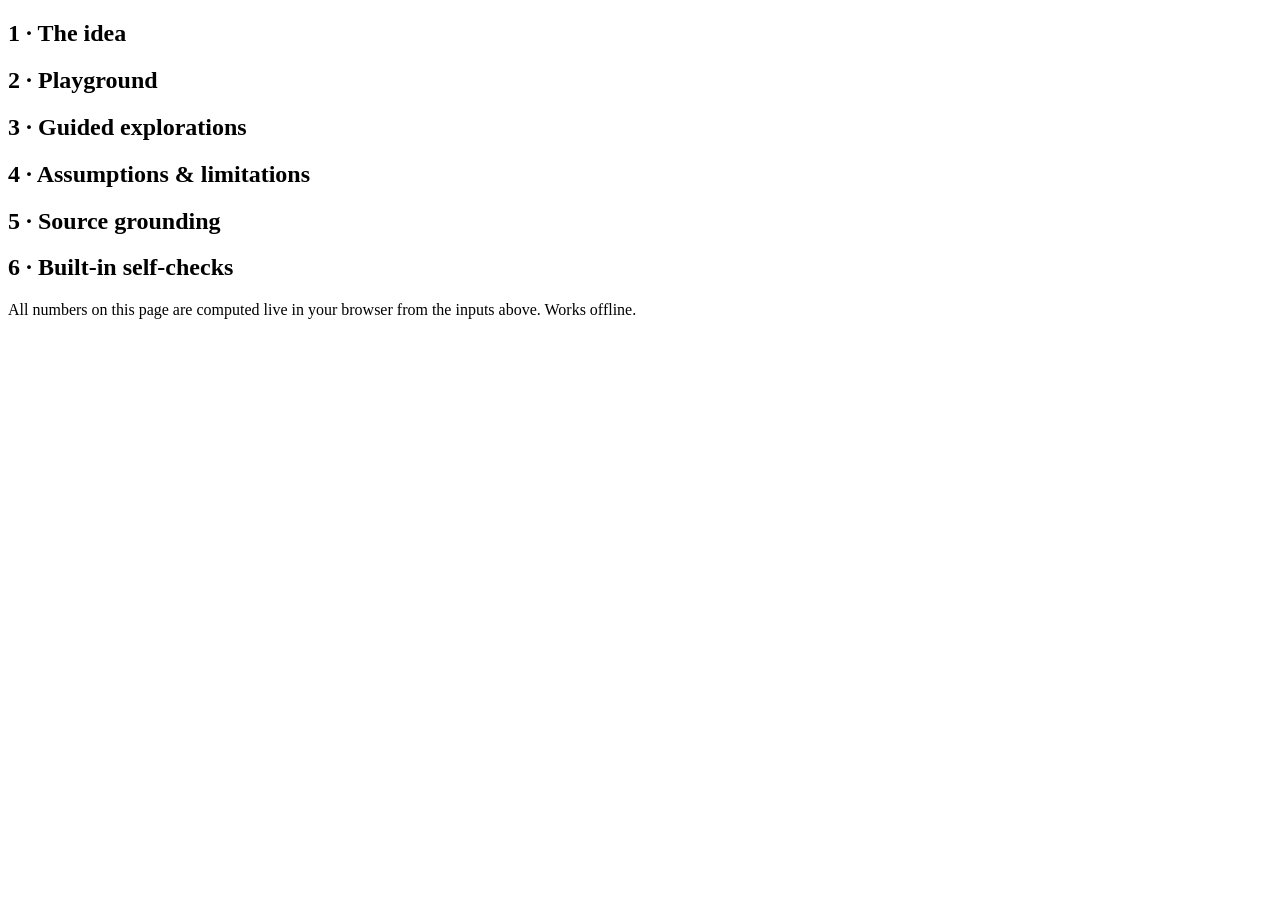
<file: templates/page.html>
<!doctype html>
<html lang="en">
<head>
<meta charset="utf-8">
<meta name="viewport" content="width=device-width, initial-scale=1">
<title>__TITLE__</title>
<style>/*__CSS__*/</style>
</head>
<body>
<noscript><p class="boot-error">This page needs JavaScript enabled to run its live calculations.</p></noscript>
<header class="hero" id="hero"></header>
<main>
  <section id="intro" class="section"><h2>1 · The idea</h2><div class="body"></div></section>
  <section id="playground" class="section"><h2>2 · Playground</h2>
    <div id="calc-error" class="banner error" hidden></div>
    <div class="play-grid">
      <aside class="controls" aria-label="Controls"><div id="presets" class="presets"></div><div id="controls"></div></aside>
      <div id="visuals" class="visuals"></div>
    </div>
  </section>
  <section id="explore" class="section"><h2>3 · Guided explorations</h2><div class="body cards"></div></section>
  <section id="limits" class="section"><h2>4 · Assumptions &amp; limitations</h2><div class="body"></div></section>
  <section id="source" class="section"><h2>5 · Source grounding</h2><div class="body"></div></section>
  <section id="checks" class="section"><h2>6 · Built-in self-checks</h2><div class="body"></div></section>
</main>
<footer class="foot">All numbers on this page are computed live in your browser from the inputs above. Works offline.</footer>
<script type="application/json" id="spec">__SPEC_JSON__</script>
<script>/*__RUNTIME__*/</script>
</body>
</html>
</file>
